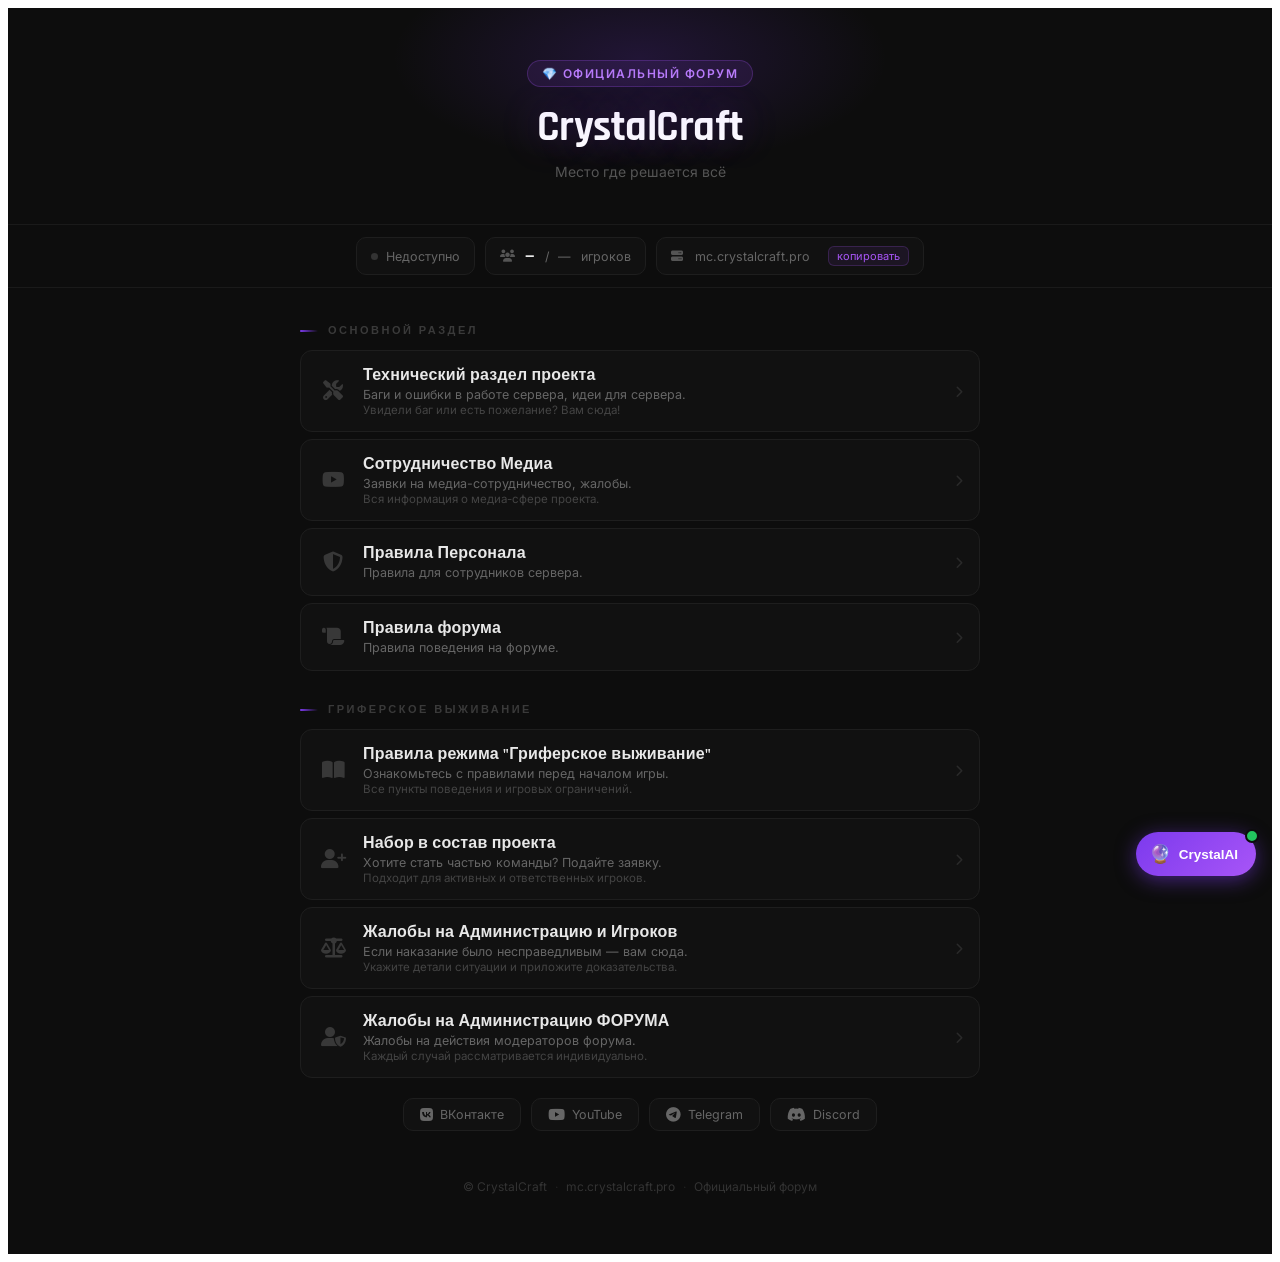
<file: Index.html>
<!-- Сохрани это как Index.html в Apps Script -->
<!-- Задеплой: Развернуть → Новое развертывание → Веб-приложение → Все пользователи -->

<!DOCTYPE html>
<html>
<head>
<meta charset="UTF-8">
<link rel="preconnect" href="https://fonts.googleapis.com">
<link href="https://fonts.googleapis.com/css2?family=Rajdhani:wght@500;600;700&family=Inter:wght@400;500&display=swap" rel="stylesheet">
<link rel="stylesheet" href="https://cdnjs.cloudflare.com/ajax/libs/font-awesome/6.5.0/css/all.min.css">
<style>
.cc-page{font-family:'Inter',sans-serif;background:#0d0d0d;min-height:100vh;width:100%}
.cc-hero{position:relative;text-align:center;padding:52px 20px 44px;overflow:hidden;border-bottom:1px solid #1a1a1a}
.cc-hero-glow{position:absolute;top:-60px;left:50%;transform:translateX(-50%);width:500px;height:220px;background:radial-gradient(ellipse,rgba(124,58,237,.18) 0%,transparent 70%);pointer-events:none}
.cc-hero-badge{display:inline-block;font-size:12px;font-weight:600;letter-spacing:1.5px;text-transform:uppercase;background:rgba(168,85,247,.1);border:1px solid rgba(168,85,247,.25);color:#c084fc;padding:5px 14px;border-radius:20px;margin-bottom:14px}
.cc-hero-title{font-family:'Rajdhani',sans-serif;font-size:42px;font-weight:700;color:#fff;margin:0 0 8px;letter-spacing:-.5px;text-shadow:0 0 40px rgba(168,85,247,.3)}
.cc-hero-sub{font-size:14px;color:#555;margin:0}
.cc-container{max-width:680px;margin:0 auto;padding:36px 20px 60px}
.cc-section-label{font-family:'Rajdhani',sans-serif;font-size:11px;font-weight:600;letter-spacing:2.5px;text-transform:uppercase;color:#3a3a3a;margin-bottom:12px;display:flex;align-items:center;gap:10px}
.cc-section-label::before{content:'';display:inline-block;width:18px;height:2px;background:linear-gradient(90deg,#7c3aed,transparent);border-radius:2px}
.cc-grid{display:flex;flex-direction:column;gap:7px}
.cc-card{position:relative;display:flex;align-items:center;gap:14px;background:#111;border:1px solid #1e1e1e;border-radius:12px;padding:14px 16px;text-decoration:none;color:inherit;overflow:hidden;transition:transform .2s,border-color .25s,background .2s;animation:ccFade .4s ease both;animation-delay:var(--delay,0s)}
@keyframes ccFade{from{opacity:0;transform:translateY(8px)}to{opacity:1;transform:translateY(0)}}
.cc-card:hover{transform:translateX(5px);border-color:var(--accent,#3da5ff);background:#151515}
.cc-card:hover .cc-bar{opacity:1}
.cc-card:hover .cc-icon{color:var(--accent,#3da5ff);transform:scale(1.12)}
.cc-card:hover .cc-arr{color:var(--accent,#3da5ff);transform:translateX(4px)}
.cc-bar{position:absolute;left:0;top:0;bottom:0;width:3px;background:var(--accent,#3da5ff);border-radius:12px 0 0 12px;opacity:0;transition:opacity .2s}
.cc-icon{font-size:20px;color:#383838;width:32px;text-align:center;flex-shrink:0;transition:color .2s,transform .2s}
.cc-body{flex:1;min-width:0}
.cc-title{font-family:'Rajdhani',sans-serif;font-size:16px;font-weight:700;color:#e8e8e8;letter-spacing:.2px;margin-bottom:1px}
.cc-desc{font-size:12.5px;color:#666;margin-bottom:1px}
.cc-sub{font-size:11.5px;color:#444}
.cc-arr{font-size:12px;color:#2a2a2a;flex-shrink:0;transition:color .2s,transform .2s}
.cc-footer{margin-top:48px;text-align:center;font-size:12px;color:#333;display:flex;align-items:center;justify-content:center;gap:8px}
.cc-status-bar{display:flex;gap:10px;padding:12px 20px;border-bottom:1px solid #1a1a1a;justify-content:center;flex-wrap:wrap}
.cc-status-card{display:flex;align-items:center;gap:8px;background:#111;border:1px solid #1e1e1e;border-radius:10px;padding:8px 14px;font-size:12.5px;color:#666;transition:border-color .2s}
.cc-status-card.online{border-color:rgba(34,197,94,0.25)}
.cc-status-dot{width:7px;height:7px;border-radius:50%;background:#333;flex-shrink:0;transition:background .3s,box-shadow .3s}
.cc-status-dot.green{background:#22c55e;box-shadow:0 0 6px #22c55e;animation:ccBlink 2s infinite}
.cc-status-dot.red{background:#ef4444}
.cc-status-val{font-family:'Rajdhani',sans-serif;font-size:15px;font-weight:700;color:#e8e8e8;margin:0 2px}
.cc-copy-btn{cursor:pointer;background:rgba(168,85,247,0.08);border:1px solid rgba(168,85,247,0.2);color:#a855f7;font-size:11px;padding:2px 8px;border-radius:6px;margin-left:6px;transition:background .2s;font-family:'Inter',sans-serif}
.cc-copy-btn:hover{background:rgba(168,85,247,0.18)}
.cc-copy-btn.copied{background:rgba(34,197,94,0.1);border-color:rgba(34,197,94,0.3);color:#22c55e}
.cc-footer-dot{color:#222}
.cc-socials{display:flex;justify-content:center;gap:10px;margin-top:20px;flex-wrap:wrap}
.cc-soc{display:flex;align-items:center;gap:7px;padding:8px 16px;border-radius:10px;background:#111;border:1px solid #1e1e1e;text-decoration:none;font-size:12.5px;color:#666;transition:color .2s,border-color .2s,background .2s}
.cc-soc:hover{background:#151515}
.cc-soc.vk:hover{color:#4a76a8;border-color:rgba(74,118,168,0.35)}
.cc-soc.yt:hover{color:#ff4444;border-color:rgba(255,68,68,0.35)}
.cc-soc.tg:hover{color:#29a9eb;border-color:rgba(41,169,235,0.35)}
.cc-soc.dc:hover{color:#5865f2;border-color:rgba(88,101,242,0.35)}
.cc-soc i{font-size:15px}
#cc-chat-wrap{position:fixed;bottom:24px;right:24px;z-index:99999;font-family:'Inter',sans-serif}
#cc-chat-btn{display:flex;align-items:center;gap:8px;background:linear-gradient(135deg,#7c3aed,#a855f7);border:none;border-radius:50px;padding:11px 18px 11px 13px;color:white;font-size:13.5px;font-weight:600;cursor:pointer;box-shadow:0 4px 20px rgba(124,58,237,.5);transition:transform .2s,box-shadow .2s;position:relative}
#cc-chat-btn:hover{transform:scale(1.05);box-shadow:0 6px 28px rgba(124,58,237,.7)}
#cc-btn-icon{font-size:18px}
#cc-btn-ping{position:absolute;top:-3px;right:-3px;width:10px;height:10px;background:#22c55e;border-radius:50%;border:2px solid #0d0d0d}
#cc-chat-box{position:absolute;bottom:58px;right:0;width:320px;background:rgba(13,10,22,.98);border:1px solid rgba(160,100,255,.2);border-radius:18px;box-shadow:0 20px 60px rgba(0,0,0,.7),0 0 40px rgba(124,58,237,.12);display:none;flex-direction:column;overflow:hidden;height:480px;animation:ccPop .22s ease;transition:width .3s ease,height .3s ease}
#cc-chat-box.fullscreen{width:440px;height:640px}
#cc-fullscreen-btn{background:none;border:none;color:#444;font-size:13px;cursor:pointer;padding:4px 6px;border-radius:7px;transition:color .2s,background .2s;margin-left:4px}
#cc-fullscreen-btn:hover{color:#fff;background:rgba(255,255,255,.08)}
@keyframes ccPop{from{opacity:0;transform:scale(.92) translateY(8px)}to{opacity:1;transform:scale(1) translateY(0)}}
#cc-chat-box.open{display:flex}
#cc-chat-head{display:flex;align-items:center;gap:10px;padding:13px 15px;border-bottom:1px solid rgba(160,100,255,.12);background:rgba(20,14,36,.95)}
#cc-chat-av{width:36px;height:36px;border-radius:11px;flex-shrink:0;background:linear-gradient(135deg,#7c3aed,#c084fc);display:flex;align-items:center;justify-content:center;font-size:17px;box-shadow:0 0 14px rgba(168,85,247,.4)}
#cc-chat-name{font-size:14px;font-weight:700;color:#f0e8ff}
#cc-chat-status{font-size:11px;color:#9580b8;display:flex;align-items:center;gap:4px;margin-top:1px}
.cc-dot{width:6px;height:6px;border-radius:50%;background:#22c55e;box-shadow:0 0 5px #22c55e;display:inline-block;animation:ccBlink 2s infinite}
@keyframes ccBlink{0%,100%{opacity:1}50%{opacity:.3}}
#cc-chat-close{margin-left:auto;background:none;border:none;color:#444;font-size:15px;cursor:pointer;padding:4px 6px;border-radius:7px;transition:color .2s,background .2s}
#cc-chat-close:hover{color:#fff;background:rgba(255,255,255,.08)}
#cc-chat-msgs{flex:1;overflow-y:auto;padding:13px 11px;display:flex;flex-direction:column;gap:8px}
*::-webkit-scrollbar{width:6px;height:6px}
*::-webkit-scrollbar-track{background:rgba(0,0,0,0.2)}
*::-webkit-scrollbar-thumb{background:rgba(168,85,247,0.4);border-radius:10px}
*::-webkit-scrollbar-thumb:hover{background:rgba(168,85,247,0.7)}
html{scrollbar-width:thin;scrollbar-color:rgba(168,85,247,0.4) rgba(0,0,0,0.2)}
#cc-chat-msgs::-webkit-scrollbar{width:3px}
#cc-chat-msgs::-webkit-scrollbar-thumb{background:rgba(168,85,247,.25);border-radius:3px}
.cc-msg-row{display:flex;gap:7px;animation:ccMsgIn .2s ease}
.cc-msg-row.user{flex-direction:row-reverse}
@keyframes ccMsgIn{from{opacity:0;transform:translateY(5px)}to{opacity:1;transform:translateY(0)}}
.cc-msg-av{width:26px;height:26px;border-radius:8px;flex-shrink:0;align-self:flex-end;background:linear-gradient(135deg,#7c3aed,#c084fc);display:flex;align-items:center;justify-content:center;font-size:12px}
.cc-bubble{max-width:82%;padding:8px 12px;border-radius:15px;font-size:13px;line-height:1.55;word-wrap:break-word}
.cc-bubble.bot{background:rgba(22,16,38,1);border:1px solid rgba(160,100,255,.15);color:#f0e8ff;border-bottom-left-radius:4px}
.cc-bubble.user{background:linear-gradient(135deg,#7c3aed,#a855f7);color:white;border-bottom-right-radius:4px}
.cc-bubble a{color:#c084fc;text-decoration:underline}
.cc-typing{display:flex;gap:7px}
.cc-typing-bub{background:rgba(22,16,38,1);border:1px solid rgba(160,100,255,.15);border-radius:15px;border-bottom-left-radius:4px;padding:11px 14px;display:flex;gap:4px;align-items:center}
.cc-td{width:6px;height:6px;border-radius:50%;background:#a855f7}
.cc-td:nth-child(1){animation:ccB 1.2s infinite 0s}
.cc-td:nth-child(2){animation:ccB 1.2s infinite .2s}
.cc-td:nth-child(3){animation:ccB 1.2s infinite .4s}
@keyframes ccB{0%,60%,100%{transform:translateY(0);opacity:.4}30%{transform:translateY(-5px);opacity:1}}
#cc-chat-sugg{padding:0 11px 7px;display:flex;gap:5px;flex-wrap:wrap}
.cc-sq{font-size:11px;font-weight:500;background:rgba(168,85,247,.08);border:1px solid rgba(168,85,247,.22);color:#c084fc;padding:4px 9px;border-radius:14px;cursor:pointer;transition:background .15s;white-space:nowrap;font-family:'Inter',sans-serif}
.cc-sq:hover{background:rgba(168,85,247,.18)}
#cc-chat-inp{padding:9px 11px;border-top:1px solid rgba(160,100,255,.12);background:rgba(20,14,36,.95);display:flex;gap:7px;align-items:flex-end}
#cc-inp{flex:1;background:rgba(255,255,255,.04);border:1px solid rgba(160,100,255,.18);border-radius:10px;color:#f0e8ff;font-family:'Inter',sans-serif;font-size:13px;padding:7px 11px;resize:none;outline:none;min-height:36px;max-height:80px;line-height:1.5}
#cc-inp::placeholder{color:#9580b8}
#cc-inp:focus{border-color:rgba(168,85,247,.45)}
#cc-send{width:36px;height:36px;border-radius:10px;flex-shrink:0;background:linear-gradient(135deg,#7c3aed,#a855f7);border:none;cursor:pointer;color:white;font-size:14px;transition:transform .15s}
#cc-send:hover{transform:scale(1.08)}
#cc-send:disabled{opacity:.35;cursor:not-allowed;transform:none}
</style>
</head>
<body>

<div class="cc-page">
  <div class="cc-hero">
    <div class="cc-hero-glow"></div>
    <div class="cc-hero-content">
      <div class="cc-hero-badge">💎 Официальный форум</div>
      <h1 class="cc-hero-title">CrystalCraft</h1>
      <p class="cc-hero-sub">Место где решается всё</p>
    </div>
  </div>
  <div class="cc-status-bar">
    <div class="cc-status-card" id="cc-s1">
      <div class="cc-status-dot" id="cc-dot"></div>
      <span id="cc-status-text">Загрузка...</span>
    </div>
    <div class="cc-status-card" id="cc-s2">
      <i class="fas fa-users" style="font-size:12px;color:#555"></i>
      <span class="cc-status-val" id="cc-online">—</span>
      <span>/ </span><span id="cc-max">—</span>
      <span style="margin-left:2px">игроков</span>
    </div>
    <div class="cc-status-card">
      <i class="fas fa-server" style="font-size:12px;color:#555"></i>
      <span style="margin:0 4px">mc.crystalcraft.pro</span>
      <button class="cc-copy-btn" id="cc-copy-btn" onclick="ccCopyIP()">копировать</button>
    </div>
  </div>
  <div class="cc-container">
    <div class="cc-section-label">Основной раздел</div>
    <div class="cc-grid">
      <a href="https://www.f-crystalcraft.pro/технический-раздел" class="cc-card" target="_blank" style="--accent:#3da5ff;--delay:0s"><div class="cc-bar"></div><div class="cc-icon"><i class="fas fa-tools"></i></div><div class="cc-body"><div class="cc-title">Технический раздел проекта</div><div class="cc-desc">Баги и ошибки в работе сервера, идеи для сервера.</div><div class="cc-sub">Увидели баг или есть пожелание? Вам сюда!</div></div><div class="cc-arr"><i class="fas fa-chevron-right"></i></div></a>
      <a href="https://www.f-crystalcraft.pro/медиа" class="cc-card" target="_blank" style="--accent:#ff4444;--delay:0.05s"><div class="cc-bar"></div><div class="cc-icon"><i class="fab fa-youtube"></i></div><div class="cc-body"><div class="cc-title">Сотрудничество Медиа</div><div class="cc-desc">Заявки на медиа-сотрудничество, жалобы.</div><div class="cc-sub">Вся информация о медиа-сфере проекта.</div></div><div class="cc-arr"><i class="fas fa-chevron-right"></i></div></a>
      <a href="https://www.f-crystalcraft.pro/правила-состава" class="cc-card" target="_blank" style="--accent:#ff9900;--delay:0.1s"><div class="cc-bar"></div><div class="cc-icon"><i class="fas fa-shield-alt"></i></div><div class="cc-body"><div class="cc-title">Правила Персонала</div><div class="cc-desc">Правила для сотрудников сервера.</div></div><div class="cc-arr"><i class="fas fa-chevron-right"></i></div></a>
      <a href="https://www.f-crystalcraft.pro/правила-форума" class="cc-card" target="_blank" style="--accent:#3da5ff;--delay:0.15s"><div class="cc-bar"></div><div class="cc-icon"><i class="fas fa-scroll"></i></div><div class="cc-body"><div class="cc-title">Правила форума</div><div class="cc-desc">Правила поведения на форуме.</div></div><div class="cc-arr"><i class="fas fa-chevron-right"></i></div></a>
    </div>
    <div class="cc-section-label" style="margin-top:32px">Гриферское выживание</div>
    <div class="cc-grid">
      <a href="https://www.f-crystalcraft.pro/правила-гриф" class="cc-card" target="_blank" style="--accent:#a855f7;--delay:0.2s"><div class="cc-bar"></div><div class="cc-icon"><i class="fas fa-book-open"></i></div><div class="cc-body"><div class="cc-title">Правила режима "Гриферское выживание"</div><div class="cc-desc">Ознакомьтесь с правилами перед началом игры.</div><div class="cc-sub">Все пункты поведения и игровых ограничений.</div></div><div class="cc-arr"><i class="fas fa-chevron-right"></i></div></a>
      <a href="https://www.f-crystalcraft.pro/подача-заявки-на-должность-helper" class="cc-card" target="_blank" style="--accent:#22c55e;--delay:0.25s"><div class="cc-bar"></div><div class="cc-icon"><i class="fas fa-user-plus"></i></div><div class="cc-body"><div class="cc-title">Набор в состав проекта</div><div class="cc-desc">Хотите стать частью команды? Подайте заявку.</div><div class="cc-sub">Подходит для активных и ответственных игроков.</div></div><div class="cc-arr"><i class="fas fa-chevron-right"></i></div></a>
      <a href="https://www.f-crystalcraft.pro/жалобы-на-адм-и-игроков" class="cc-card" target="_blank" style="--accent:#f59e0b;--delay:0.3s"><div class="cc-bar"></div><div class="cc-icon"><i class="fas fa-balance-scale"></i></div><div class="cc-body"><div class="cc-title">Жалобы на Администрацию и Игроков</div><div class="cc-desc">Если наказание было несправедливым — вам сюда.</div><div class="cc-sub">Укажите детали ситуации и приложите доказательства.</div></div><div class="cc-arr"><i class="fas fa-chevron-right"></i></div></a>
      <a href="https://www.f-crystalcraft.pro/жалобы-на-адм-форума" class="cc-card" target="_blank" style="--accent:#22c55e;--delay:0.35s"><div class="cc-bar"></div><div class="cc-icon"><i class="fas fa-user-shield"></i></div><div class="cc-body"><div class="cc-title">Жалобы на Администрацию ФОРУМА</div><div class="cc-desc">Жалобы на действия модераторов форума.</div><div class="cc-sub">Каждый случай рассматривается индивидуально.</div></div><div class="cc-arr"><i class="fas fa-chevron-right"></i></div></a>
    </div>
    <div class="cc-socials">
      <a href="https://vk.com/crystalcraft" class="cc-soc vk" target="_blank"><i class="fab fa-vk"></i>ВКонтакте</a>
      <a href="https://www.youtube.com/@crystalcraft_youtube" class="cc-soc yt" target="_blank"><i class="fab fa-youtube"></i>YouTube</a>
      <a href="https://t.me/CrystalCraft_Official" class="cc-soc tg" target="_blank"><i class="fab fa-telegram"></i>Telegram</a>
      <a href="https://discord.gg/GbQ455q5Xs" class="cc-soc dc" target="_blank"><i class="fab fa-discord"></i>Discord</a>
    </div>
    <div class="cc-footer"><span>© CrystalCraft</span><span class="cc-footer-dot">·</span><span>mc.crystalcraft.pro</span><span class="cc-footer-dot">·</span><span>Официальный форум</span></div>
  </div>
</div>

<div id="cc-chat-wrap">
  <button id="cc-chat-btn" onclick="ccToggleChat()"><span id="cc-btn-icon">🔮</span><span id="cc-btn-label">CrystalAI</span><span id="cc-btn-ping"></span></button>
  <div id="cc-chat-box">
    <div id="cc-chat-head"><div id="cc-chat-av">🔮</div><div><div id="cc-chat-name">CrystalAI</div><div id="cc-chat-status"><span class="cc-dot"></span>Онлайн · Помощник форума</div></div><div style="display:flex;align-items:center;gap:2px;margin-left:auto"><button id="cc-fullscreen-btn" onclick="ccToggleFullscreen()" title="Развернуть чат"><i class="fas fa-expand" id="cc-fs-icon"></i></button><button id="cc-chat-close" onclick="ccToggleChat()"><i class="fas fa-times"></i></button></div></div>
    <div id="cc-chat-msgs"></div>
    <div id="cc-chat-sugg"><button class="cc-sq" onclick="ccSend('Правила сервера')">📋 Правила</button><button class="cc-sq" onclick="ccSend('Как подать жалобу?')">⚖️ Жалоба</button><button class="cc-sq" onclick="ccSend('Хочу стать хелпером')">👥 Хелпер</button><button class="cc-sq" onclick="ccSend('Что запрещено?')">🚫 Запреты</button></div>
    <div id="cc-chat-inp"><textarea id="cc-inp" placeholder="Напиши вопрос..." rows="1"></textarea><button id="cc-send" onclick="ccSend()">➤</button></div>
  </div>
</div>

<script>
var CC_PROXY="https://script.google.com/macros/s/AKfycbyGiEaj_fr38WvRs15S66fKkChpqM81Z8VZfYPXygHILHvIo036rhnKcf1vs1aamLo3/exec";
async function ccLoadStatus() {
  try {
    var res = await fetch('https://api.mcsrvstat.us/3/mc.crystalcraft.pro');
    var data = await res.json();
    var dot = document.getElementById('cc-dot');
    var statusText = document.getElementById('cc-status-text');
    var onlineEl = document.getElementById('cc-online');
    var maxEl = document.getElementById('cc-max');
    var s1 = document.getElementById('cc-s1');
    var s2 = document.getElementById('cc-s2');
    if (data.online) {
      dot.className = 'cc-status-dot green';
      statusText.innerHTML = '<span style="color:#22c55e;font-weight:600">Онлайн</span>';
      s1.classList.add('online');
      onlineEl.textContent = data.players ? data.players.online : '0';
      maxEl.textContent = data.players ? data.players.max : '0';
      s2.classList.add('online');
    } else {
      dot.className = 'cc-status-dot red';
      statusText.innerHTML = '<span style="color:#ef4444;font-weight:600">Оффлайн</span>';
      onlineEl.textContent = '0';
      maxEl.textContent = '—';
    }
  } catch(e) {
    document.getElementById('cc-status-text').textContent = 'Недоступно';
  }
}
function ccCopyIP() {
  navigator.clipboard.writeText('mc.crystalcraft.pro');
  var btn = document.getElementById('cc-copy-btn');
  btn.textContent = 'скопировано!';
  btn.classList.add('copied');
  setTimeout(function(){ btn.textContent = 'копировать'; btn.classList.remove('copied'); }, 2000);
}
ccLoadStatus();

var ccHistory=[],ccLoading=false,ccSuggShown=true,ccOpened=false;
var ccMsgs=document.getElementById('cc-chat-msgs');
var ccInp=document.getElementById('cc-inp');
var ccSendBtn=document.getElementById('cc-send');
function ccToggleChat(){var box=document.getElementById('cc-chat-box');ccOpened=!ccOpened;box.classList.toggle('open',ccOpened);if(ccOpened&&ccMsgs.children.length===0){ccAddMsg('bot','Привет! Я <strong>CrystalAI</strong> — помощник форума CrystalCraft. 🔮<br>Спрашивай про правила, наказания или куда обратиться!');}if(ccOpened)setTimeout(function(){ccInp.focus();},200);}
function ccFmt(t){return t.replace(/\*\*(.*?)\*\*/g,'<strong>$1</strong>').replace(/\[([^\]]+)\]\((https?:\/\/[^\)]+)\)/g,'<a href="$2">$1</a>').replace(/(?<![">])(https?:\/\/\S+)/g,'<a href="$1">$1</a>').replace(/\n/g,'<br>');}
function ccAddMsg(role,html){var row=document.createElement('div');row.className='cc-msg-row '+role;if(role==='bot'){row.innerHTML='<div class="cc-msg-av">🔮</div><div class="cc-bubble bot">'+html+'</div>';}else{row.innerHTML='<div class="cc-bubble user">'+html+'</div>';}ccMsgs.appendChild(row);ccMsgs.scrollTop=ccMsgs.scrollHeight;}
function ccShowTyping(){var r=document.createElement('div');r.className='cc-typing';r.id='cc-typing';r.innerHTML='<div class="cc-msg-av">🔮</div><div class="cc-typing-bub"><div class="cc-td"></div><div class="cc-td"></div><div class="cc-td"></div></div>';ccMsgs.appendChild(r);ccMsgs.scrollTop=ccMsgs.scrollHeight;}
function ccHideTyping(){var t=document.getElementById('cc-typing');if(t)t.remove();}
var ccIsFullscreen=false;
function ccPlaySound(){try{
var ctx=new(window.AudioContext||window.webkitAudioContext)();
var o=ctx.createOscillator();var g=ctx.createGain();
o.connect(g);g.connect(ctx.destination);
o.type='sine';
o.frequency.setValueAtTime(830,ctx.currentTime);
o.frequency.setValueAtTime(1050,ctx.currentTime+0.07);
g.gain.setValueAtTime(0,ctx.currentTime);
g.gain.linearRampToValueAtTime(0.18,ctx.currentTime+0.02);
g.gain.exponentialRampToValueAtTime(0.001,ctx.currentTime+0.28);
o.start(ctx.currentTime);o.stop(ctx.currentTime+0.28);
}catch(e){}}
function ccPlaySendSound(){try{
var ctx=new(window.AudioContext||window.webkitAudioContext)();
var o=ctx.createOscillator();var g=ctx.createGain();
o.connect(g);g.connect(ctx.destination);
o.type='sine';
o.frequency.setValueAtTime(500,ctx.currentTime);
o.frequency.exponentialRampToValueAtTime(700,ctx.currentTime+0.08);
g.gain.setValueAtTime(0,ctx.currentTime);
g.gain.linearRampToValueAtTime(0.1,ctx.currentTime+0.01);
g.gain.exponentialRampToValueAtTime(0.001,ctx.currentTime+0.15);
o.start(ctx.currentTime);o.stop(ctx.currentTime+0.15);
}catch(e){}}
function ccToggleFullscreen(){ccIsFullscreen=!ccIsFullscreen;var box=document.getElementById('cc-chat-box');var icon=document.getElementById('cc-fs-icon');box.classList.toggle('fullscreen',ccIsFullscreen);icon.className=ccIsFullscreen?'fas fa-compress':'fas fa-expand';}
async function ccSend(preset){var text=preset||ccInp.value.trim();if(!text||ccLoading)return;ccLoading=true;ccSendBtn.disabled=true;ccInp.value='';ccInp.style.height='auto';if(ccSuggShown){document.getElementById('cc-chat-sugg').style.display='none';ccSuggShown=false;}
ccPlaySendSound();ccAddMsg('user',text.replace(/\n/g,'<br>'));
ccHistory.push({role:'user',content:text});ccShowTyping();
try{
var h=ccHistory.slice(0,-1).slice(-6);
var res=await fetch(CC_PROXY+'?msg='+encodeURIComponent(text)+'&history='+encodeURIComponent(JSON.stringify(h)),{method:'GET'});
var data=await res.json();
var reply=data.reply||'Не удалось получить ответ.';
ccHistory.push({role:'assistant',content:reply});
if(ccHistory.length>20)ccHistory=ccHistory.slice(-18);
ccHideTyping();ccAddMsg('bot',ccFmt(reply));ccPlaySound();
}catch(err){ccHideTyping();ccAddMsg('bot','⚠️ Ошибка подключения. Попробуй ещё раз.');ccHistory.pop();}
ccLoading=false;ccSendBtn.disabled=false;ccInp.focus();}
ccInp.addEventListener('keydown',function(e){if(e.key==='Enter'&&!e.shiftKey){e.preventDefault();ccSend();}});
ccInp.addEventListener('input',function(){ccInp.style.height='auto';ccInp.style.height=Math.min(ccInp.scrollHeight,80)+'px';});
</script>
</body>
</html>
</file>
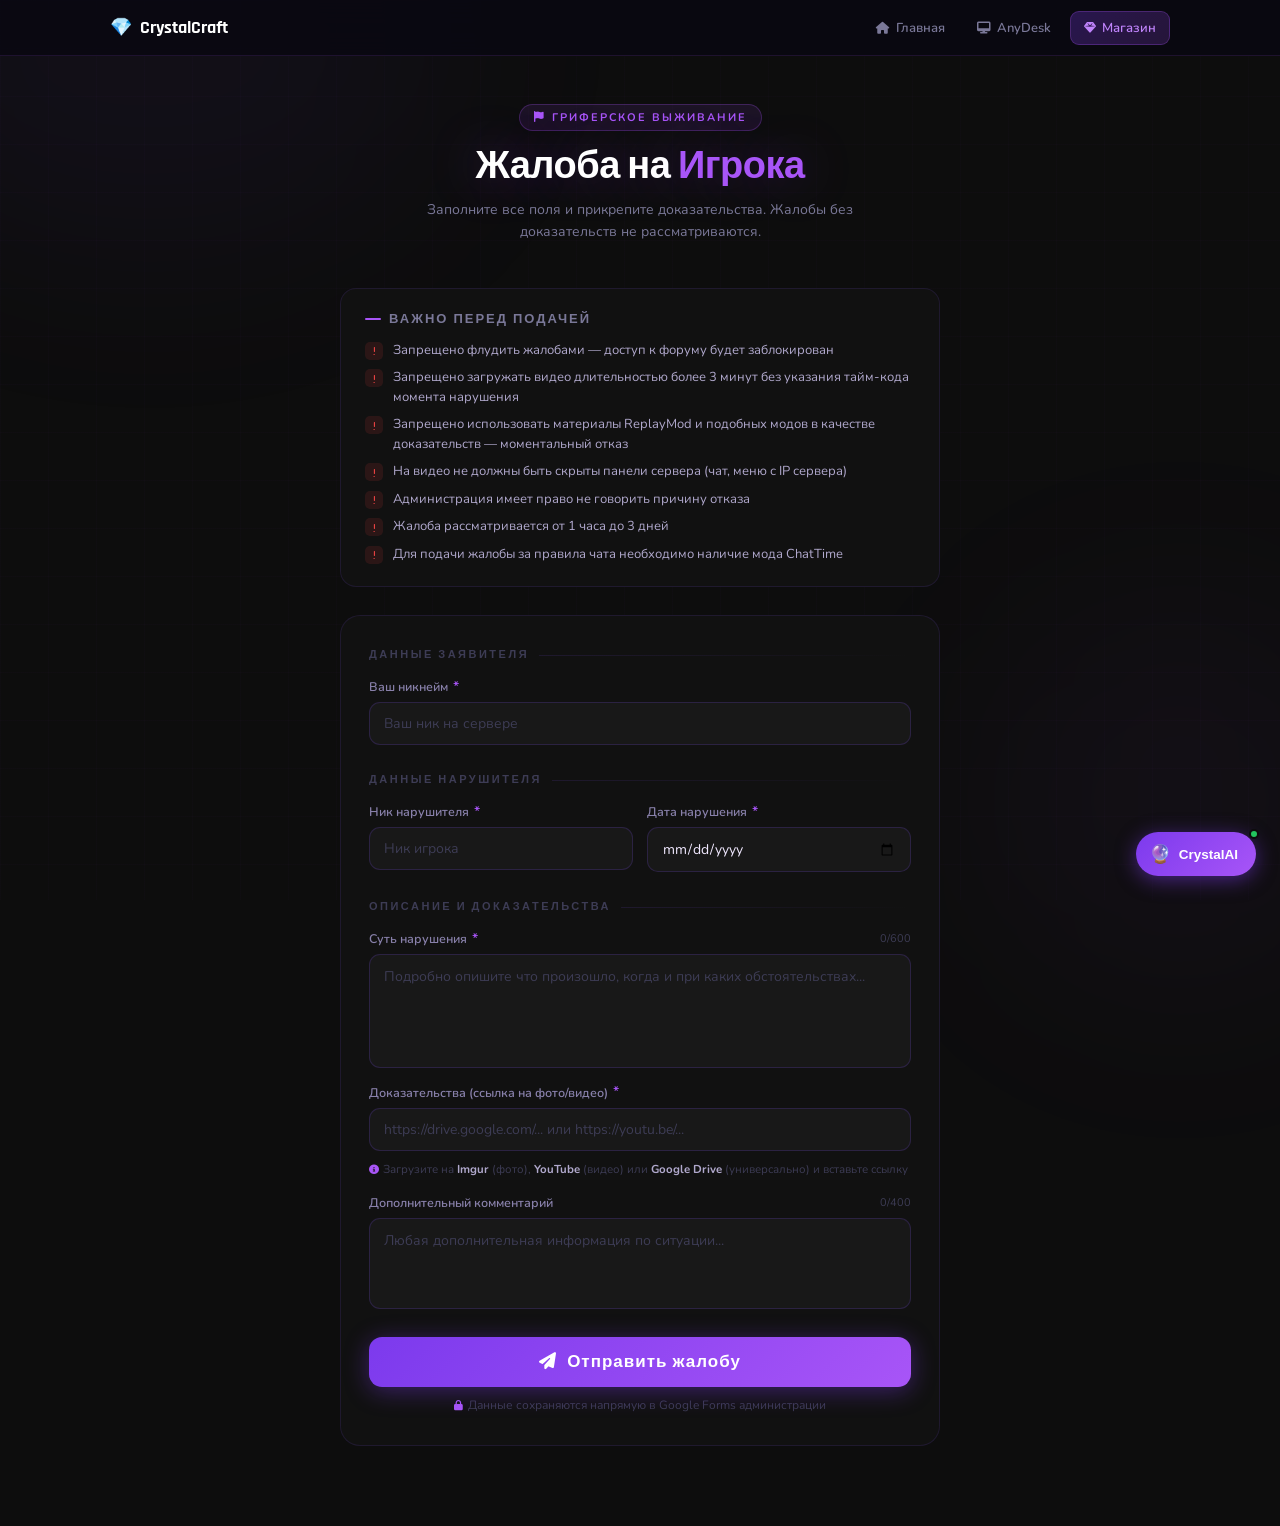
<file: complaint-player.html>
<!DOCTYPE html>
<html lang="ru">
<head>
<meta charset="UTF-8">
<meta name="description" content="Подать жалобу на игрока сервера CrystalCraft.">
<meta name="robots" content="index, follow">
<meta property="og:title" content="Жалоба на Игрока — CrystalCraft">
<meta property="og:type" content="website">
<meta property="og:url" content="https://f-crystalcraft.pro/complaint-player">
<meta property="og:site_name" content="CrystalCraft">
<link rel="canonical" href="https://f-crystalcraft.pro/complaint-player">
<meta name="viewport" content="width=device-width, initial-scale=1.0">
<title>Жалоба на Игрока — CrystalCraft</title>
<link rel="preconnect" href="https://fonts.googleapis.com">
<link href="https://fonts.googleapis.com/css2?family=Rajdhani:wght@500;600;700&family=Nunito:wght@400;500;600;700&display=swap" rel="stylesheet">
<link rel="stylesheet" href="https://cdnjs.cloudflare.com/ajax/libs/font-awesome/6.5.0/css/all.min.css">
<link rel="icon" href="CrystalCraft.png" type="image/png">
<style>
*,*::before,*::after{box-sizing:border-box;margin:0;padding:0}
:root{--bg:#0d0d0d;--surface:#111;--surface2:#161616;--border:rgba(130,80,255,0.12);--border2:rgba(130,80,255,0.25);--accent:#a855f7;--accent2:#7c3aed;--text:#f0e8ff;--text-muted:#7a7898;--text-dim:#3d3c55;--red:#ef4444;--yellow:#f59e0b;--green:#22c55e;}
html,body{margin:0;padding:0;overflow-x:hidden;width:100%;background:var(--bg)}
html{scroll-behavior:smooth;scrollbar-width:thin;scrollbar-color:rgba(168,85,247,0.4) rgba(0,0,0,0.2)}
body{font-family:'Nunito',sans-serif;background:var(--bg);color:var(--text);min-height:100vh;overflow-x:hidden;padding-top:56px}
*::-webkit-scrollbar{width:6px;height:6px}
*::-webkit-scrollbar-track{background:rgba(0,0,0,0.2)}
*::-webkit-scrollbar-thumb{background:rgba(168,85,247,0.4);border-radius:10px}
*::-webkit-scrollbar-thumb:hover{background:rgba(168,85,247,0.7)}
.bg-grid{position:fixed;inset:0;z-index:0;pointer-events:none;background-image:linear-gradient(rgba(168,85,247,0.02) 1px,transparent 1px),linear-gradient(90deg,rgba(168,85,247,0.02) 1px,transparent 1px);background-size:48px 48px}
.bg-orb{position:fixed;border-radius:50%;filter:blur(100px);pointer-events:none;z-index:0}
.bg-orb-1{width:600px;height:400px;top:-150px;left:-150px;background:rgba(124,58,237,0.05)}
.bg-orb-2{width:400px;height:400px;bottom:-100px;right:-100px;background:rgba(168,85,247,0.04)}
.wrapper{position:relative;z-index:1;max-width:640px;margin:0 auto;padding:48px 20px 80px}
.header{text-align:center;margin-bottom:44px;animation:fadeDown 0.6s ease both}
.header-badge{display:inline-flex;align-items:center;gap:6px;font-size:11px;font-weight:700;letter-spacing:2px;text-transform:uppercase;background:rgba(168,85,247,0.1);border:1px solid rgba(168,85,247,0.25);color:var(--accent);padding:5px 14px;border-radius:20px;margin-bottom:16px}
.header-title{font-family:'Rajdhani',sans-serif;font-size:38px;font-weight:700;color:#fff;letter-spacing:-0.5px;text-shadow:0 0 50px rgba(168,85,247,0.4);margin-bottom:10px;line-height:1.1}
.header-title span{color:var(--accent)}
.header-sub{font-size:14px;color:var(--text-muted);line-height:1.6;max-width:440px;margin:0 auto}
.req-card{background:var(--surface);border:1px solid var(--border);border-radius:16px;padding:22px 24px;margin-bottom:28px;animation:fadeUp 0.5s ease 0.1s both}
.req-title{font-family:'Rajdhani',sans-serif;font-size:13px;font-weight:700;letter-spacing:2px;text-transform:uppercase;color:var(--text-muted);margin-bottom:14px;display:flex;align-items:center;gap:8px}
.req-title::before{content:'';display:block;width:16px;height:2px;background:var(--accent);border-radius:2px}
.req-list{list-style:none;display:flex;flex-direction:column;gap:8px}
.req-list li{display:flex;align-items:flex-start;gap:10px;font-size:13px;color:#b0a8cc;line-height:1.5}
.req-list li .ri{width:18px;height:18px;border-radius:5px;flex-shrink:0;margin-top:1px;background:rgba(239,68,68,0.12);display:flex;align-items:center;justify-content:center;font-size:9px;color:var(--red)}
.form-card{background:var(--surface);border:1px solid var(--border);border-radius:20px;padding:32px 28px;animation:fadeUp 0.5s ease 0.2s both}
.form-section-title{font-family:'Rajdhani',sans-serif;font-size:11px;font-weight:700;letter-spacing:2.5px;text-transform:uppercase;color:var(--text-dim);margin:28px 0 16px;display:flex;align-items:center;gap:10px}
.form-section-title:first-child{margin-top:0}
.form-section-title::after{content:'';flex:1;height:1px;background:linear-gradient(90deg,var(--border),transparent)}
.field-group{display:flex;flex-direction:column;gap:16px}
.field-row{display:grid;grid-template-columns:1fr 1fr;gap:14px}
.field{display:flex;flex-direction:column;gap:7px}
.field label{font-size:12.5px;font-weight:600;color:#8880aa;display:flex;align-items:center;gap:5px}
.field label .req-star{color:var(--accent);font-size:14px;line-height:1}
.field input,.field textarea,.field select{background:rgba(255,255,255,0.03);border:1px solid rgba(130,80,255,0.18);border-radius:11px;color:var(--text);font-family:'Nunito',sans-serif;font-size:14px;padding:11px 14px;outline:none;transition:border-color .2s,background .2s,box-shadow .2s;width:100%;resize:none}
.field input::placeholder,.field textarea::placeholder{color:var(--text-dim)}
.field input:focus,.field textarea:focus,.field select:focus{border-color:rgba(168,85,247,0.5);background:rgba(168,85,247,0.04);box-shadow:0 0 0 3px rgba(168,85,247,0.08)}
.field input.error,.field textarea.error,.field select.error{border-color:rgba(239,68,68,0.5);box-shadow:0 0 0 3px rgba(239,68,68,0.07)}
.field-error{font-size:11.5px;color:var(--red);display:none;align-items:center;gap:4px}
.field-error.show{display:flex}
.field select{appearance:none;background-image:url("data:image/svg+xml,%3Csvg xmlns='http://www.w3.org/2000/svg' width='12' height='12' viewBox='0 0 12 12'%3E%3Cpath fill='%236b6a8a' d='M6 8L1 3h10z'/%3E%3C/svg%3E");background-repeat:no-repeat;background-position:right 14px center;padding-right:36px;cursor:pointer}
.field select option{background:#111}
.field textarea{min-height:90px;line-height:1.6}
.field-meta{display:flex;justify-content:space-between;align-items:center}
.char-count{font-size:11px;color:var(--text-dim)}
.char-count.warn{color:#f59e0b}
.submit-wrap{margin-top:28px}
.submit-btn{width:100%;padding:14px 24px;background:linear-gradient(135deg,var(--accent2),var(--accent));border:none;border-radius:13px;color:white;font-family:'Rajdhani',sans-serif;font-size:17px;font-weight:700;letter-spacing:1px;cursor:pointer;display:flex;align-items:center;justify-content:center;gap:10px;transition:transform .2s,box-shadow .2s;box-shadow:0 4px 24px rgba(124,58,237,0.4);position:relative;overflow:hidden}
.submit-btn:hover{transform:translateY(-2px);box-shadow:0 8px 32px rgba(124,58,237,0.55)}
.submit-btn:active{transform:translateY(0)}
.submit-btn:disabled{opacity:.5;cursor:not-allowed;transform:none}
.submit-note{text-align:center;font-size:12px;color:var(--text-dim);margin-top:10px;display:flex;align-items:center;justify-content:center;gap:5px}
.success-wrap{text-align:center;padding:56px 24px;display:none;animation:fadeUp 0.5s ease both}
.success-wrap.show{display:block}
.success-icon{width:72px;height:72px;border-radius:20px;margin:0 auto 20px;background:linear-gradient(135deg,#16a34a,#22c55e);display:flex;align-items:center;justify-content:center;font-size:28px;box-shadow:0 0 40px rgba(34,197,94,0.3)}
.success-title{font-family:'Rajdhani',sans-serif;font-size:28px;font-weight:700;color:#fff;margin-bottom:10px}
.success-sub{font-size:14px;color:var(--text-muted);line-height:1.6}
.spinner{width:18px;height:18px;border-radius:50%;border:2px solid rgba(255,255,255,0.3);border-top-color:white;animation:spin 0.7s linear infinite;display:none}
.submit-btn.loading .spinner{display:block}
.submit-btn.loading .btn-text{opacity:.7}
@keyframes spin{to{transform:rotate(360deg)}}
@keyframes fadeDown{from{opacity:0;transform:translateY(-16px)}to{opacity:1;transform:translateY(0)}}
@keyframes fadeUp{from{opacity:0;transform:translateY(14px)}to{opacity:1;transform:translateY(0)}}
@media(max-width:480px){.field-row{grid-template-columns:1fr}.header-title{font-size:30px}.form-card{padding:24px 18px}}
.cc-nav{position:fixed;top:0;left:0;right:0;z-index:9999;background:rgba(10,8,18,0.88);backdrop-filter:blur(18px);-webkit-backdrop-filter:blur(18px);border-bottom:1px solid rgba(168,85,247,0.13);height:56px}
.cc-nav-inner{max-width:1100px;margin:0 auto;padding:0 20px;height:100%;display:flex;align-items:center}
.cc-nav-logo{display:flex;align-items:center;gap:8px;text-decoration:none;margin-right:auto;font-family:'Rajdhani',sans-serif;font-size:18px;font-weight:700;color:#fff;transition:opacity .2s}
.cc-nav-logo:hover{opacity:.8}
.cc-nav-links{display:flex;align-items:center;gap:6px}
.cc-nav-link{display:flex;align-items:center;gap:6px;text-decoration:none;font-size:13px;font-weight:600;color:#7a7898;padding:7px 13px;border-radius:9px;transition:color .2s,background .2s;white-space:nowrap}
.cc-nav-link i{font-size:12px}
.cc-nav-link:hover{color:#f0e8ff;background:rgba(168,85,247,0.08)}
.cc-nav-link.active{color:#c084fc;background:rgba(168,85,247,0.1)}
.cc-nav-link-shop{background:linear-gradient(135deg,rgba(124,58,237,0.28),rgba(168,85,247,0.18));border:1px solid rgba(168,85,247,0.28);color:#c084fc !important}
.cc-nav-link-shop:hover{background:linear-gradient(135deg,rgba(124,58,237,0.5),rgba(168,85,247,0.38)) !important;color:#fff !important;border-color:rgba(168,85,247,0.5)}
.cc-nav-burger{display:none;flex-direction:column;gap:5px;background:none;border:none;cursor:pointer;padding:8px}
.cc-nav-burger span{display:block;width:22px;height:2px;background:#7a7898;border-radius:2px;transition:.3s}
.cc-nav-burger.open span:nth-child(1){transform:rotate(45deg) translate(5px,5px)}
.cc-nav-burger.open span:nth-child(2){opacity:0}
.cc-nav-burger.open span:nth-child(3){transform:rotate(-45deg) translate(5px,-5px)}
@media(max-width:600px){.cc-nav-burger{display:flex}.cc-nav-links{display:none;flex-direction:column;gap:4px;position:absolute;top:56px;left:0;right:0;background:rgba(10,8,18,0.97);border-bottom:1px solid rgba(168,85,247,0.15);padding:12px 16px 16px}.cc-nav-links.open{display:flex}.cc-nav-link{width:100%;padding:10px 14px;font-size:14px}}
#cc-chat-wrap{position:fixed;bottom:24px;right:24px;z-index:99999;font-family:'Inter',sans-serif}
#cc-chat-btn{display:flex;align-items:center;gap:8px;background:linear-gradient(135deg,#7c3aed,#a855f7);border:none;border-radius:50px;padding:11px 18px 11px 13px;color:white;font-size:13.5px;font-weight:600;cursor:pointer;box-shadow:0 4px 20px rgba(124,58,237,.5);transition:transform .2s,box-shadow .2s;position:relative}
#cc-chat-btn:hover{transform:scale(1.05);box-shadow:0 6px 28px rgba(124,58,237,.7)}
#cc-btn-icon{font-size:18px}
#cc-btn-ping{position:absolute;top:-3px;right:-3px;width:10px;height:10px;background:#22c55e;border-radius:50%;border:2px solid #0d0d0d}
#cc-chat-box{position:absolute;bottom:58px;right:0;width:320px;background:rgba(13,10,22,.98);border:1px solid rgba(160,100,255,.2);border-radius:18px;box-shadow:0 20px 60px rgba(0,0,0,.7),0 0 40px rgba(124,58,237,.12);display:none;flex-direction:column;overflow:hidden;height:480px;animation:ccPop .22s ease;transition:width .3s ease,height .3s ease}
#cc-chat-box.fullscreen{width:440px;height:640px}
#cc-chat-box.open{display:flex}
#cc-chat-head{display:flex;align-items:center;gap:10px;padding:13px 15px;border-bottom:1px solid rgba(160,100,255,.12);background:rgba(20,14,36,.95)}
#cc-chat-av{width:36px;height:36px;border-radius:11px;flex-shrink:0;background:linear-gradient(135deg,#7c3aed,#c084fc);display:flex;align-items:center;justify-content:center;font-size:17px;box-shadow:0 0 14px rgba(168,85,247,.4)}
#cc-chat-name{font-size:14px;font-weight:700;color:#f0e8ff}
#cc-chat-status{font-size:11px;color:#9580b8;display:flex;align-items:center;gap:4px;margin-top:1px}
.cc-dot{width:6px;height:6px;border-radius:50%;background:#22c55e;box-shadow:0 0 5px #22c55e;display:inline-block;animation:ccBlink 2s infinite}
#cc-chat-close,#cc-fullscreen-btn{background:none;border:none;color:#444;cursor:pointer;padding:4px 6px;border-radius:7px;transition:color .2s,background .2s}
#cc-chat-close{margin-left:auto;font-size:15px}
#cc-fullscreen-btn{font-size:13px;margin-left:4px}
#cc-chat-close:hover,#cc-fullscreen-btn:hover{color:#fff;background:rgba(255,255,255,.08)}
#cc-chat-msgs{flex:1;overflow-y:auto;padding:13px 11px;display:flex;flex-direction:column;gap:8px}
#cc-chat-msgs::-webkit-scrollbar{width:3px}
#cc-chat-msgs::-webkit-scrollbar-thumb{background:rgba(168,85,247,.25);border-radius:3px}
.cc-msg-row{display:flex;gap:7px;animation:ccMsgIn .2s ease}
.cc-msg-row.user{flex-direction:row-reverse}
.cc-msg-av{width:26px;height:26px;border-radius:8px;flex-shrink:0;align-self:flex-end;background:linear-gradient(135deg,#7c3aed,#c084fc);display:flex;align-items:center;justify-content:center;font-size:12px}
.cc-bubble{max-width:82%;padding:8px 12px;border-radius:15px;font-size:13px;line-height:1.55;word-wrap:break-word}
.cc-bubble.bot{background:rgba(22,16,38,1);border:1px solid rgba(160,100,255,.15);color:#f0e8ff;border-bottom-left-radius:4px}
.cc-bubble.user{background:linear-gradient(135deg,#7c3aed,#a855f7);color:white;border-bottom-right-radius:4px}
.cc-bubble a{color:#c084fc;text-decoration:underline}
.cc-typing{display:flex;gap:7px}
.cc-typing-bub{background:rgba(22,16,38,1);border:1px solid rgba(160,100,255,.15);border-radius:15px;border-bottom-left-radius:4px;padding:11px 14px;display:flex;gap:4px;align-items:center}
.cc-td{width:6px;height:6px;border-radius:50%;background:#a855f7}
.cc-td:nth-child(1){animation:ccB 1.2s infinite 0s}
.cc-td:nth-child(2){animation:ccB 1.2s infinite .2s}
.cc-td:nth-child(3){animation:ccB 1.2s infinite .4s}
#cc-chat-sugg{padding:0 11px 7px;display:flex;gap:5px;flex-wrap:wrap}
.cc-sq{font-size:11px;font-weight:500;background:rgba(168,85,247,.08);border:1px solid rgba(168,85,247,.22);color:#c084fc;padding:4px 9px;border-radius:14px;cursor:pointer;transition:background .15s;white-space:nowrap;font-family:'Inter',sans-serif}
.cc-sq:hover{background:rgba(168,85,247,.18)}
#cc-chat-inp{padding:9px 11px;border-top:1px solid rgba(160,100,255,.12);background:rgba(20,14,36,.95);display:flex;gap:7px;align-items:flex-end}
#cc-inp{flex:1;background:rgba(255,255,255,.04);border:1px solid rgba(160,100,255,.18);border-radius:10px;color:#f0e8ff;font-family:'Inter',sans-serif;font-size:13px;padding:7px 11px;resize:none;outline:none;min-height:36px;max-height:80px;line-height:1.5}
#cc-inp::placeholder{color:#9580b8}
#cc-inp:focus{border-color:rgba(168,85,247,.45)}
#cc-send{width:36px;height:36px;border-radius:10px;flex-shrink:0;background:linear-gradient(135deg,#7c3aed,#a855f7);border:none;cursor:pointer;color:white;font-size:14px;transition:transform .15s}
#cc-send:hover{transform:scale(1.08)}
#cc-send:disabled{opacity:.35;cursor:not-allowed;transform:none}
#cc-wip-modal{display:none;position:fixed;inset:0;z-index:99998;align-items:center;justify-content:center;padding:20px}
#cc-wip-modal.show{display:flex}
#cc-wip-backdrop{position:absolute;inset:0;background:rgba(0,0,0,0.7);backdrop-filter:blur(6px)}
#cc-wip-box{position:relative;z-index:1;background:rgba(13,10,22,0.98);border:1px solid rgba(168,85,247,0.3);border-radius:20px;padding:36px 32px;max-width:360px;width:100%;text-align:center;animation:ccWipPop .25s ease}
#cc-wip-box .wip-icon{font-size:48px;margin-bottom:16px;display:block}
#cc-wip-box .wip-title{font-family:'Rajdhani',sans-serif;font-size:24px;font-weight:700;color:#fff;margin-bottom:8px}
#cc-wip-box .wip-desc{font-size:14px;color:#7a7898;line-height:1.6;margin-bottom:24px}
#cc-wip-box .wip-badge{display:inline-flex;align-items:center;gap:7px;font-size:11px;font-weight:700;letter-spacing:2px;text-transform:uppercase;background:rgba(168,85,247,0.1);border:1px solid rgba(168,85,247,0.25);color:#a855f7;padding:5px 14px;border-radius:20px;margin-bottom:20px}
#cc-wip-box .wip-close{background:linear-gradient(135deg,#7c3aed,#a855f7);border:none;color:#fff;font-size:14px;font-weight:700;padding:10px 28px;border-radius:10px;cursor:pointer;transition:opacity .2s}
#cc-wip-box .wip-close:hover{opacity:.85}
@keyframes ccBlink{0%,100%{opacity:1}50%{opacity:.3}}
@keyframes ccPop{from{opacity:0;transform:scale(.92) translateY(8px)}to{opacity:1;transform:scale(1) translateY(0)}}
@keyframes ccMsgIn{from{opacity:0;transform:translateY(5px)}to{opacity:1;transform:translateY(0)}}
@keyframes ccB{0%,60%,100%{transform:translateY(0);opacity:.4}30%{transform:translateY(-5px);opacity:1}}
@keyframes ccWipPop{from{opacity:0;transform:scale(.92)}to{opacity:1;transform:scale(1)}}
</style>
</head>
<body>

<nav class="cc-nav">
  <div class="cc-nav-inner">
    <a href="/" class="cc-nav-logo"><span>💎</span><span>CrystalCraft</span></a>
    <button class="cc-nav-burger" onclick="ccNavToggle()" aria-label="Меню"><span></span><span></span><span></span></button>
    <div class="cc-nav-links" id="ccNavLinks">
      <a href="/" class="cc-nav-link"><i class="fas fa-home"></i> Главная</a>
      <a href="anydesk" class="cc-nav-link"><i class="fas fa-desktop"></i> AnyDesk</a>
      <a href="https://crystalcraft.pro" target="_blank" class="cc-nav-link cc-nav-link-shop"><i class="fas fa-gem"></i> Магазин</a>
    </div>
  </div>
</nav>

<div class="bg-grid"></div>
<div class="bg-orb bg-orb-1"></div>
<div class="bg-orb bg-orb-2"></div>

<iframe name="hidden_iframe" style="display:none"></iframe>
<form id="gform"
  action="https://docs.google.com/forms/d/e/1FAIpQLSc7msQoVOq2_uqyeEwoqaoe-XkjC1kFRrqFt6kJkGTENUughw/formResponse"
  method="POST" target="hidden_iframe" style="display:none">
  <input type="text" name="entry.1396567793" id="g_reporter">
  <input type="text" name="entry.595842129"  id="g_accused">
  <input type="text" name="entry.2032459991" id="g_date">
  <input type="text" name="entry.849034136"  id="g_essence">
  <input type="text" name="entry.1742086256" id="g_proof">
  <input type="text" name="entry.1877727419" id="g_comment">
</form>

<div class="wrapper">

  <div class="header">
    <div class="header-badge"><i class="fas fa-flag"></i> Гриферское выживание</div>
    <h1 class="header-title">Жалоба на <span>Игрока</span></h1>
    <p class="header-sub">Заполните все поля и прикрепите доказательства. Жалобы без доказательств не рассматриваются.</p>
  </div>

  <div class="req-card">
    <div class="req-title">Важно перед подачей</div>
    <ul class="req-list">
      <li><div class="ri"><i class="fas fa-exclamation"></i></div>Запрещено флудить жалобами — доступ к форуму будет заблокирован</li>
      <li><div class="ri"><i class="fas fa-exclamation"></i></div>Запрещено загружать видео длительностью более 3 минут без указания тайм-кода момента нарушения</li>
      <li><div class="ri"><i class="fas fa-exclamation"></i></div>Запрещено использовать материалы ReplayMod и подобных модов в качестве доказательств — моментальный отказ</li>
      <li><div class="ri"><i class="fas fa-exclamation"></i></div>На видео не должны быть скрыты панели сервера (чат, меню с IP сервера)</li>
      <li><div class="ri"><i class="fas fa-exclamation"></i></div>Администрация имеет право не говорить причину отказа</li>
      <li><div class="ri"><i class="fas fa-exclamation"></i></div>Жалоба рассматривается от 1 часа до 3 дней</li>
      <li><div class="ri"><i class="fas fa-exclamation"></i></div>Для подачи жалобы за правила чата необходимо наличие мода ChatTime</li>
    </ul>
  </div>

  <div class="form-card" id="formCard">

    <div class="form-section-title">Данные заявителя</div>
    <div class="field-group">
      <div class="field">
        <label>Ваш никнейм <span class="req-star">*</span></label>
        <input type="text" id="reporter" placeholder="Ваш ник на сервере" maxlength="32">
        <span class="field-error" id="err-reporter"><i class="fas fa-circle-exclamation"></i> Введите ваш никнейм</span>
      </div>
    </div>

    <div class="form-section-title">Данные нарушителя</div>
    <div class="field-group">
      <div class="field-row">
        <div class="field">
          <label>Ник нарушителя <span class="req-star">*</span></label>
          <input type="text" id="accused" placeholder="Ник игрока" maxlength="32">
          <span class="field-error" id="err-accused"><i class="fas fa-circle-exclamation"></i> Введите никнейм нарушителя</span>
        </div>
        <div class="field">
          <label>Дата нарушения <span class="req-star">*</span></label>
          <input type="date" id="date">
          <span class="field-error" id="err-date"><i class="fas fa-circle-exclamation"></i> Укажите дату</span>
        </div>
      </div>
    </div>

    <div class="form-section-title">Описание и доказательства</div>
    <div class="field-group">
      <div class="field">
        <div class="field-meta">
          <label>Суть нарушения <span class="req-star">*</span></label>
          <span class="char-count" id="cc-essence">0/600</span>
        </div>
        <textarea id="essence" placeholder="Подробно опишите что произошло, когда и при каких обстоятельствах..." maxlength="600" rows="4"></textarea>
        <span class="field-error" id="err-essence"><i class="fas fa-circle-exclamation"></i> Напишите хотя бы 20 символов</span>
      </div>
      <div class="field">
        <label>Доказательства (ссылка на фото/видео) <span class="req-star">*</span></label>
        <input type="text" id="proof" placeholder="https://drive.google.com/... или https://youtu.be/...">
        <span style="font-size:11.5px;color:var(--text-dim);margin-top:2px;display:block;line-height:1.6"><i class="fas fa-info-circle" style="color:var(--accent);font-size:10px;margin-right:4px"></i>Загрузите на <b style="color:#b0a8cc">Imgur</b> (фото), <b style="color:#b0a8cc">YouTube</b> (видео) или <b style="color:#b0a8cc">Google Drive</b> (универсально) и вставьте ссылку</span>
        <span class="field-error" id="err-proof"><i class="fas fa-circle-exclamation"></i> Прикрепите ссылку на доказательства</span>
      </div>
      <div class="field">
        <div class="field-meta">
          <label>Дополнительный комментарий</label>
          <span class="char-count" id="cc-comment">0/400</span>
        </div>
        <textarea id="comment" placeholder="Любая дополнительная информация по ситуации..." maxlength="400" rows="3"></textarea>
      </div>
    </div>

    <div class="submit-wrap">
      <button class="submit-btn" id="submitBtn" onclick="submitForm()">
        <div class="spinner"></div>
        <span class="btn-text"><i class="fas fa-paper-plane"></i>&nbsp; Отправить жалобу</span>
      </button>
      <p class="submit-note"><i class="fas fa-lock" style="color:var(--accent);font-size:10px"></i> Данные сохраняются напрямую в Google Forms администрации</p>
    </div>

  </div>

  <div class="success-wrap" id="successWrap">
    <div class="success-icon"><i class="fas fa-check" style="color:white"></i></div>
    <div class="success-title">Жалоба отправлена!</div>
    <p class="success-sub">Мы получили вашу жалобу и рассмотрим её в ближайшее время.<br>Следите за уведомлениями ВКонтакте.</p>
  </div>

</div>

<div id="cc-chat-wrap">
  <button id="cc-chat-btn" onclick="ccToggleChat()"><span id="cc-btn-icon">🔮</span><span id="cc-btn-label">CrystalAI</span><span id="cc-btn-ping"></span></button>
  <div id="cc-chat-box">
    <div id="cc-chat-head">
      <div id="cc-chat-av">🔮</div>
      <div><div id="cc-chat-name">CrystalAI</div><div id="cc-chat-status"><span class="cc-dot"></span>Онлайн · Помощник форума</div></div>
      <div style="display:flex;align-items:center;gap:2px;margin-left:auto">
        <button id="cc-fullscreen-btn" onclick="ccToggleFullscreen()" title="Развернуть чат"><i class="fas fa-expand" id="cc-fs-icon"></i></button>
        <button id="cc-chat-close" onclick="ccToggleChat()"><i class="fas fa-times"></i></button>
      </div>
    </div>
    <div id="cc-chat-msgs"></div>
    <div id="cc-chat-sugg">
      <button class="cc-sq" onclick="ccSend('Правила сервера')">📋 Правила</button>
      <button class="cc-sq" onclick="ccSend('Как подать жалобу?')">⚖️ Жалоба</button>
      <button class="cc-sq" onclick="ccSend('Хочу стать хелпером')">👥 Хелпер</button>
      <button class="cc-sq" onclick="ccSend('Что запрещено?')">🚫 Запреты</button>
    </div>
    <div id="cc-chat-inp"><textarea id="cc-inp" placeholder="Напиши вопрос..." rows="1"></textarea><button id="cc-send" onclick="ccSend()">➤</button></div>
  </div>
</div>

<div id="cc-wip-modal" onclick="if(event.target===this||event.target.id==='cc-wip-backdrop')ccCloseWip()">
  <div id="cc-wip-backdrop"></div>
  <div id="cc-wip-box">
    <span class="wip-icon">🔨</span>
    <div class="wip-badge">⚙️ В разработке</div>
    <div class="wip-title">Раздел скоро откроется</div>
    <div class="wip-desc">Этот раздел форума находится в разработке.</div>
    <button class="wip-close" onclick="ccCloseWip()">Понятно</button>
  </div>
</div>

<script>
var CC_PROXY="https://script.google.com/macros/s/AKfycbyGiEaj_fr38WvRs15S66fKkChpqM81Z8VZfYPXygHILHvIo036rhnKcf1vs1aamLo3/exec";
function ccNavToggle(){var l=document.getElementById('ccNavLinks'),b=document.querySelector('.cc-nav-burger');l.classList.toggle('open');b.classList.toggle('open');}
(function(){var p=location.pathname.split('/').pop()||'index.html';document.querySelectorAll('.cc-nav-link:not(.cc-nav-link-shop)').forEach(function(a){var h=a.getAttribute('href');if(h===p||(h==='/'&&(p===''||p==='index.html')))a.classList.add('active');});})();
function ccShowWip(){document.getElementById('cc-wip-modal').classList.add('show');document.body.style.overflow='hidden';}
function ccCloseWip(){document.getElementById('cc-wip-modal').classList.remove('show');document.body.style.overflow='';}
document.addEventListener('keydown',function(e){if(e.key==='Escape')ccCloseWip();});
var ccHistory=[],ccLoading=false,ccSuggShown=true,ccOpened=false,ccIsFullscreen=false;
function ccToggleChat(){var box=document.getElementById('cc-chat-box'),msgs=document.getElementById('cc-chat-msgs');ccOpened=!ccOpened;box.classList.toggle('open',ccOpened);if(ccOpened&&msgs.children.length===0){ccAddMsg('bot','Привет! Я <strong>CrystalAI</strong> — помощник форума CrystalCraft. 🔮<br>Спрашивай про правила, наказания или куда обратиться!');}if(ccOpened)setTimeout(function(){document.getElementById('cc-inp').focus();},200);}
function ccFmt(t){return t.replace(/\*\*(.*?)\*\*/g,'<strong>$1</strong>').replace(/\[([^\]]+)\]\((https?:\/\/[^\)]+)\)/g,'<a href="$2">$1</a>').replace(/(?<![">])(https?:\/\/\S+)/g,'<a href="$1">$1</a>').replace(/\n/g,'<br>');}
function ccAddMsg(role,html){var msgs=document.getElementById('cc-chat-msgs'),row=document.createElement('div');row.className='cc-msg-row '+role;row.innerHTML=role==='bot'?'<div class="cc-msg-av">🔮</div><div class="cc-bubble bot">'+html+'</div>':'<div class="cc-bubble user">'+html+'</div>';msgs.appendChild(row);msgs.scrollTop=msgs.scrollHeight;}
function ccShowTyping(){var msgs=document.getElementById('cc-chat-msgs'),r=document.createElement('div');r.className='cc-typing';r.id='cc-typing';r.innerHTML='<div class="cc-msg-av">🔮</div><div class="cc-typing-bub"><div class="cc-td"></div><div class="cc-td"></div><div class="cc-td"></div></div>';msgs.appendChild(r);msgs.scrollTop=msgs.scrollHeight;}
function ccHideTyping(){var t=document.getElementById('cc-typing');if(t)t.remove();}
function ccPlaySound(){try{var ctx=new(window.AudioContext||window.webkitAudioContext)(),o=ctx.createOscillator(),g=ctx.createGain();o.connect(g);g.connect(ctx.destination);o.type='sine';o.frequency.setValueAtTime(830,ctx.currentTime);o.frequency.setValueAtTime(1050,ctx.currentTime+0.07);g.gain.setValueAtTime(0,ctx.currentTime);g.gain.linearRampToValueAtTime(0.18,ctx.currentTime+0.02);g.gain.exponentialRampToValueAtTime(0.001,ctx.currentTime+0.28);o.start(ctx.currentTime);o.stop(ctx.currentTime+0.28);}catch(e){}}
function ccPlaySendSound(){try{var ctx=new(window.AudioContext||window.webkitAudioContext)(),o=ctx.createOscillator(),g=ctx.createGain();o.connect(g);g.connect(ctx.destination);o.type='sine';o.frequency.setValueAtTime(500,ctx.currentTime);o.frequency.exponentialRampToValueAtTime(700,ctx.currentTime+0.08);g.gain.setValueAtTime(0,ctx.currentTime);g.gain.linearRampToValueAtTime(0.1,ctx.currentTime+0.01);g.gain.exponentialRampToValueAtTime(0.001,ctx.currentTime+0.15);o.start(ctx.currentTime);o.stop(ctx.currentTime+0.15);}catch(e){}}
function ccToggleFullscreen(){ccIsFullscreen=!ccIsFullscreen;var box=document.getElementById('cc-chat-box'),icon=document.getElementById('cc-fs-icon');box.classList.toggle('fullscreen',ccIsFullscreen);icon.className=ccIsFullscreen?'fas fa-compress':'fas fa-expand';}
async function ccSend(preset){var inp=document.getElementById('cc-inp'),btn=document.getElementById('cc-send'),text=preset||inp.value.trim();if(!text||ccLoading)return;ccLoading=true;btn.disabled=true;inp.value='';inp.style.height='auto';if(ccSuggShown){document.getElementById('cc-chat-sugg').style.display='none';ccSuggShown=false;}ccPlaySendSound();ccAddMsg('user',text.replace(/\n/g,'<br>'));ccHistory.push({role:'user',content:text});ccShowTyping();try{var h=ccHistory.slice(0,-1).slice(-6),res=await fetch(CC_PROXY+'?msg='+encodeURIComponent(text)+'&history='+encodeURIComponent(JSON.stringify(h)),{method:'GET'}),data=await res.json(),reply=data.reply||'Не удалось получить ответ.';ccHistory.push({role:'assistant',content:reply});if(ccHistory.length>20)ccHistory=ccHistory.slice(-18);ccHideTyping();ccAddMsg('bot',ccFmt(reply));ccPlaySound();}catch(err){ccHideTyping();ccAddMsg('bot','⚠️ Ошибка подключения. Попробуй ещё раз.');ccHistory.pop();}ccLoading=false;btn.disabled=false;document.getElementById('cc-inp').focus();}
function validate(){
  var ok=true;
  function chk(id,errId,cond){var el=document.getElementById(id),er=document.getElementById(errId);if(cond){el.classList.remove('error');er.classList.remove('show');}else{el.classList.add('error');er.classList.add('show');ok=false;}}
  chk('reporter','err-reporter',document.getElementById('reporter').value.trim().length>=2);
  chk('accused','err-accused',document.getElementById('accused').value.trim().length>=2);
  chk('date','err-date',document.getElementById('date').value!='');
  chk('essence','err-essence',document.getElementById('essence').value.trim().length>=20);
  chk('proof','err-proof',document.getElementById('proof').value.trim().length>=5);
  return ok;
}
function submitForm(){
  if(!validate())return;
  var btn=document.getElementById('submitBtn');
  btn.classList.add('loading');btn.disabled=true;
  document.getElementById('g_reporter').value=document.getElementById('reporter').value;
  document.getElementById('g_accused').value=document.getElementById('accused').value;
  document.getElementById('g_date').value=document.getElementById('date').value;
  document.getElementById('g_essence').value=document.getElementById('essence').value;
  document.getElementById('g_proof').value=document.getElementById('proof').value;
  document.getElementById('g_comment').value=document.getElementById('comment').value;
  document.getElementById('gform').submit();
  setTimeout(function(){
    document.getElementById('formCard').style.display='none';
    document.getElementById('successWrap').classList.add('show');
    window.scrollTo({top:0,behavior:'smooth'});
  },1200);
}
document.addEventListener('DOMContentLoaded',function(){
  var inp=document.getElementById('cc-inp');
  if(inp){inp.addEventListener('keydown',function(e){if(e.key==='Enter'&&!e.shiftKey){e.preventDefault();ccSend();}});inp.addEventListener('input',function(){inp.style.height='auto';inp.style.height=Math.min(inp.scrollHeight,80)+'px';});}
  var essence=document.getElementById('essence');
  if(essence){essence.addEventListener('input',function(){var c=document.getElementById('cc-essence');c.textContent=essence.value.length+'/600';c.classList.toggle('warn',essence.value.length>500);});}
  var comment=document.getElementById('comment');
  if(comment){comment.addEventListener('input',function(){var c=document.getElementById('cc-comment');c.textContent=comment.value.length+'/400';c.classList.toggle('warn',comment.value.length>350);});}
});
</script>
</body>
</html>
</file>
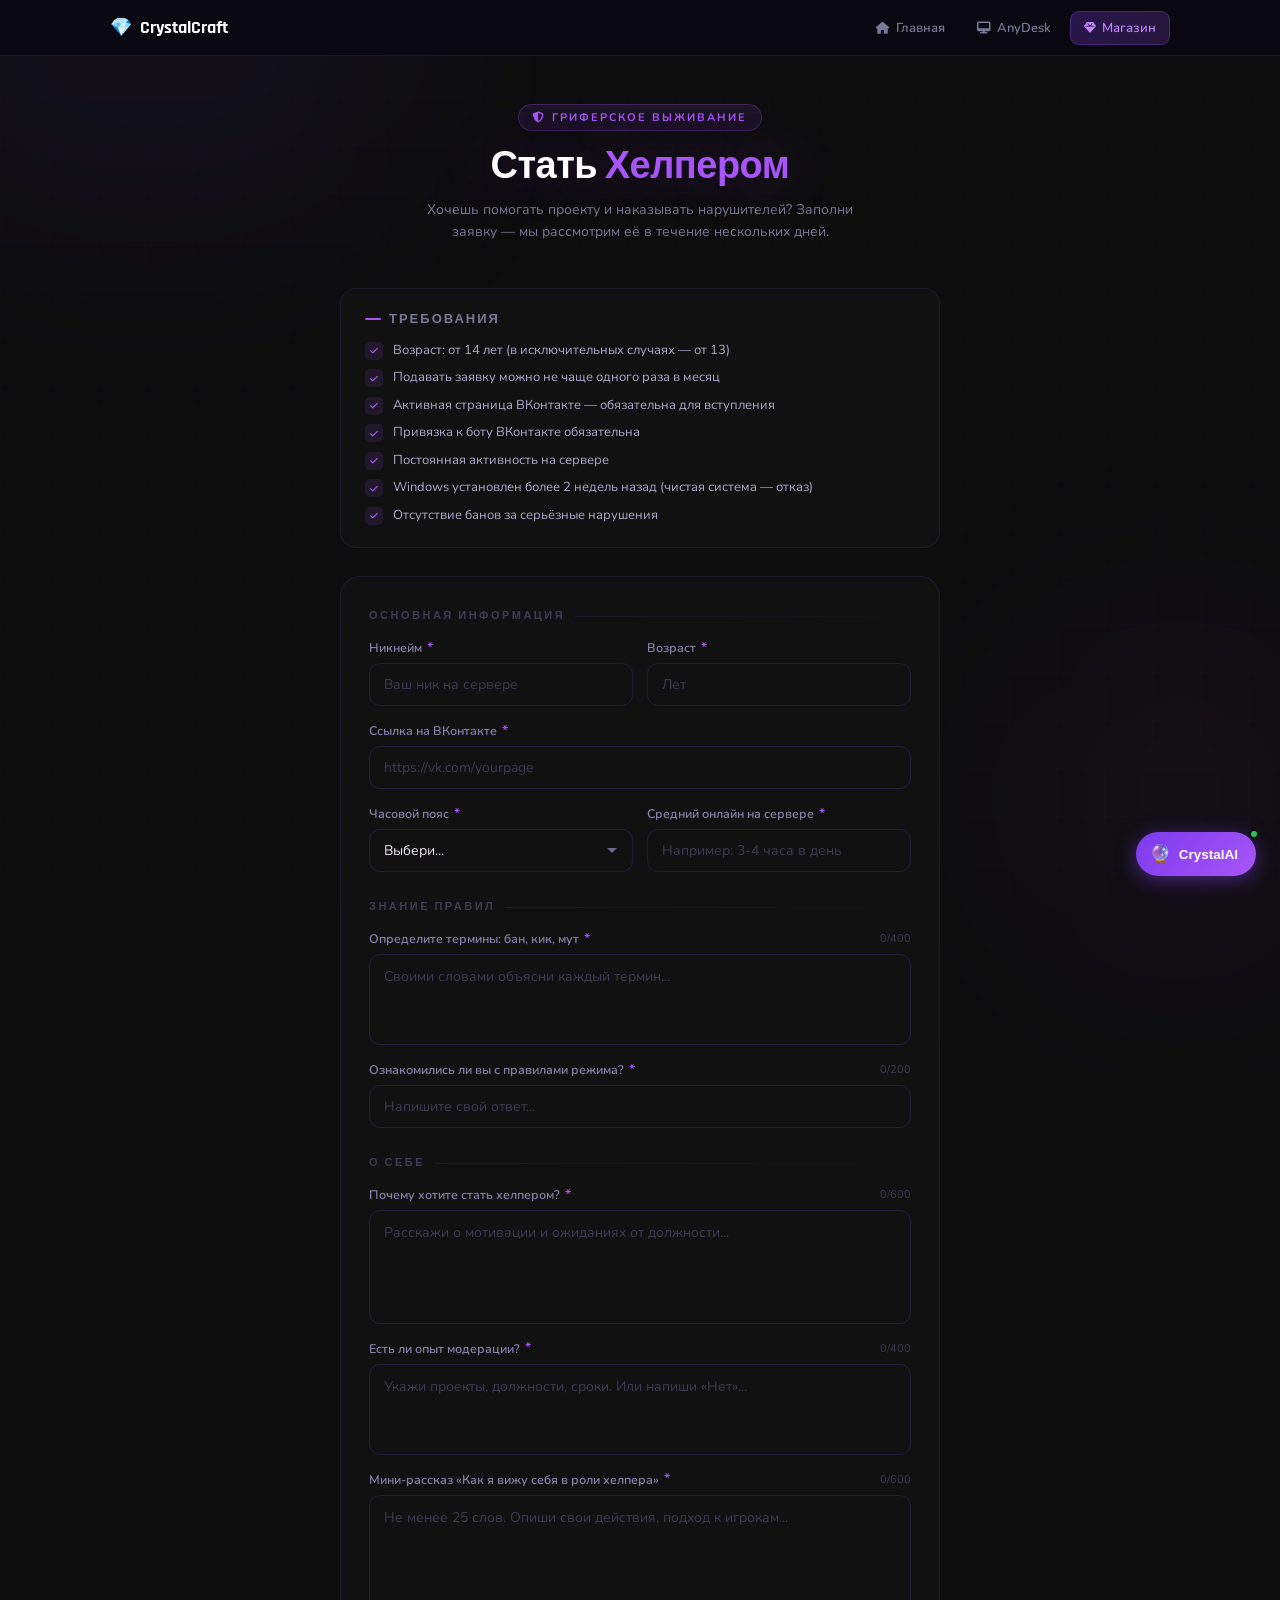
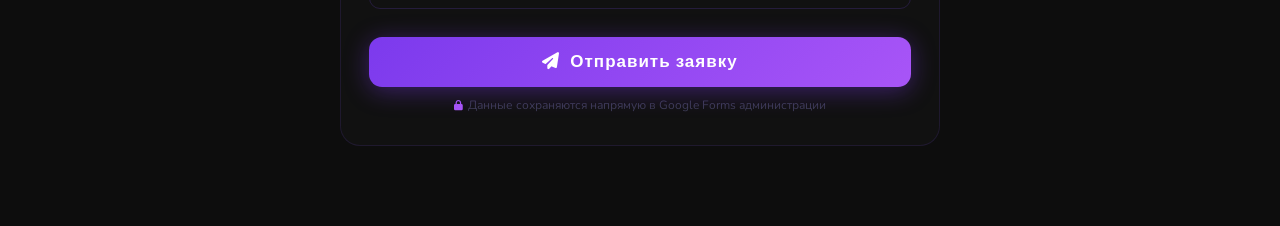
<file: helper-form.html>
<!DOCTYPE html>
<html lang="ru">
<head>
<meta charset="UTF-8">
  <meta name="description" content="Подай заявку на должность хелпера сервера CrystalCraft. Стань частью команды.">
  <meta name="keywords" content="заявка хелпер CrystalCraft, стать хелпером minecraft">
  <meta name="robots" content="index, follow">
  <meta property="og:title" content="Заявка на хелпера — CrystalCraft">
  <meta property="og:description" content="Подай заявку на должность хелпера сервера CrystalCraft. Стань частью команды.">
  <meta property="og:type" content="website">
  <meta property="og:url" content="https://f-crystalcraft.pro/helper-form">
  <meta property="og:site_name" content="CrystalCraft">
  <link rel="canonical" href="https://f-crystalcraft.pro/helper-form">
  <meta name="viewport" content="width=device-width, initial-scale=1.0">
<title>Заявка на хелпера — CrystalCraft</title>
<link rel="preconnect" href="https://fonts.googleapis.com">
<link href="https://fonts.googleapis.com/css2?family=Rajdhani:wght@500;600;700&family=Nunito:wght@400;500;600;700&display=swap" rel="stylesheet">
<link rel="stylesheet" href="https://cdnjs.cloudflare.com/ajax/libs/font-awesome/6.5.0/css/all.min.css">
<style>
*, *::before, *::after { box-sizing: border-box; margin: 0; padding: 0; }
  :root{
  --bg:#0d0d0d;--surface:#111;--surface2:#161616;
  --border:rgba(130,80,255,0.12);--border2:rgba(130,80,255,0.25);
  --accent:#a855f7;--accent2:#7c3aed;
  --text:#f0e8ff;--text-muted:#7a7898;--text-dim:#3d3c55;
  --red:#ef4444;--yellow:#f59e0b;--green:#22c55e;
}
html,body{margin:0;padding:0;overflow-x:hidden;width:100%;background:var(--bg)}
html{scroll-behavior:smooth}

  html { scroll-behavior: smooth; }
  body { font-family: 'Nunito', sans-serif; background: var(--bg); color: var(--text); min-height: 100vh; overflow-x: hidden; }
  .bg-grid { position:fixed;inset:0;z-index:0;pointer-events:none;background-image:linear-gradient(rgba(168,85,247,0.02) 1px,transparent 1px),linear-gradient(90deg,rgba(168,85,247,0.02) 1px,transparent 1px);background-size:48px 48px; }
  .bg-orb { position:fixed;border-radius:50%;filter:blur(100px);pointer-events:none;z-index:0; }
  .bg-orb-1 { width:600px;height:400px;top:-150px;left:-150px;background:rgba(124,58,237,0.05); }
  .bg-orb-2 { width:400px;height:400px;bottom:-100px;right:-100px;background:rgba(168,85,247,0.04); }
  .wrapper { position:relative;z-index:1;max-width:640px;margin:0 auto;padding:48px 20px 80px; }
  .header { text-align:center;margin-bottom:44px;animation:fadeDown 0.6s ease both; }
  .header-badge { display:inline-flex;align-items:center;gap:6px;font-size:11px;font-weight:700;letter-spacing:2px;text-transform:uppercase;background:rgba(168,85,247,0.1);border:1px solid rgba(168,85,247,0.25);color:var(--accent);padding:5px 14px;border-radius:20px;margin-bottom:16px; }
  .header-title { font-family:'Rajdhani',sans-serif;font-size:38px;font-weight:700;color:#fff;letter-spacing:-0.5px;text-shadow:0 0 50px rgba(168,85,247,0.4);margin-bottom:10px;line-height:1.1; }
  .header-title span { color:var(--accent); }
  .header-sub { font-size:14px;color:var(--text-muted);line-height:1.6;max-width:440px;margin:0 auto; }
  .req-card { background:var(--surface);border:1px solid var(--border);border-radius:16px;padding:22px 24px;margin-bottom:28px;animation:fadeUp 0.5s ease 0.1s both; }
  .req-title { font-family:'Rajdhani',sans-serif;font-size:13px;font-weight:700;letter-spacing:2px;text-transform:uppercase;color:var(--text-muted);margin-bottom:14px;display:flex;align-items:center;gap:8px; }
  .req-title::before { content:'';display:block;width:16px;height:2px;background:var(--accent);border-radius:2px; }
  .req-list { list-style:none;display:flex;flex-direction:column;gap:8px; }
  .req-list li { display:flex;align-items:flex-start;gap:10px;font-size:13px;color:#b0a8cc;line-height:1.5; }
  .req-list li .ri { width:18px;height:18px;border-radius:5px;flex-shrink:0;margin-top:1px;background:rgba(168,85,247,0.12);display:flex;align-items:center;justify-content:center;font-size:9px;color:var(--accent); }
  .form-card { background:var(--surface);border:1px solid var(--border);border-radius:20px;padding:32px 28px;animation:fadeUp 0.5s ease 0.2s both; }
  .form-section-title { font-family:'Rajdhani',sans-serif;font-size:11px;font-weight:700;letter-spacing:2.5px;text-transform:uppercase;color:var(--text-dim);margin:28px 0 16px;display:flex;align-items:center;gap:10px; }
  .form-section-title:first-child { margin-top:0; }
  .form-section-title::after { content:'';flex:1;height:1px;background:linear-gradient(90deg,var(--border),transparent); }
  .field-group { display:flex;flex-direction:column;gap:16px; }
  .field-row { display:grid;grid-template-columns:1fr 1fr;gap:14px; }
  .field { display:flex;flex-direction:column;gap:7px; }
  .field label { font-size:12.5px;font-weight:600;color:#8880aa;display:flex;align-items:center;gap:5px; }
  .field label .req-star { color:var(--accent);font-size:14px;line-height:1; }
  .field input,.field textarea,.field select { background:var(--input-bg);border:1px solid rgba(130,80,255,0.18);border-radius:11px;color:var(--text);font-family:'Nunito',sans-serif;font-size:14px;padding:11px 14px;outline:none;transition:border-color .2s,background .2s,box-shadow .2s;width:100%;resize:none; }
  .field input::placeholder,.field textarea::placeholder { color:var(--text-dim); }
  .field input:focus,.field textarea:focus,.field select:focus { border-color:rgba(168,85,247,0.5);background:rgba(168,85,247,0.04);box-shadow:0 0 0 3px rgba(168,85,247,0.08); }
  .field input.error,.field textarea.error,.field select.error { border-color:rgba(239,68,68,0.5);box-shadow:0 0 0 3px rgba(239,68,68,0.07); }
  .field-error { font-size:11.5px;color:var(--red);display:none;align-items:center;gap:4px; }
  .field-error.show { display:flex; }
  .field select { appearance:none;background-image:url("data:image/svg+xml,%3Csvg xmlns='http://www.w3.org/2000/svg' width='12' height='12' viewBox='0 0 12 12'%3E%3Cpath fill='%236b6a8a' d='M6 8L1 3h10z'/%3E%3C/svg%3E");background-repeat:no-repeat;background-position:right 14px center;padding-right:36px;cursor:pointer; }
  .field select option { background:#111; }
  .field textarea { min-height:90px;line-height:1.6; }
  .field-meta { display:flex;justify-content:space-between;align-items:center; }
  .char-count { font-size:11px;color:var(--text-dim); }
  .char-count.warn { color:#f59e0b; }
  .submit-wrap { margin-top:28px; }
  .submit-btn { width:100%;padding:14px 24px;background:linear-gradient(135deg,var(--accent2),var(--accent));border:none;border-radius:13px;color:white;font-family:'Rajdhani',sans-serif;font-size:17px;font-weight:700;letter-spacing:1px;cursor:pointer;display:flex;align-items:center;justify-content:center;gap:10px;transition:transform .2s,box-shadow .2s;box-shadow:0 4px 24px rgba(124,58,237,0.4);position:relative;overflow:hidden; }
  .submit-btn:hover { transform:translateY(-2px);box-shadow:0 8px 32px rgba(124,58,237,0.55); }
  .submit-btn:active { transform:translateY(0); }
  .submit-btn:disabled { opacity:.5;cursor:not-allowed;transform:none; }
  .submit-note { text-align:center;font-size:12px;color:var(--text-dim);margin-top:10px;display:flex;align-items:center;justify-content:center;gap:5px; }
  .success-wrap { text-align:center;padding:56px 24px;display:none;animation:fadeUp 0.5s ease both; }
  .success-wrap.show { display:block; }
  .success-icon { width:72px;height:72px;border-radius:20px;margin:0 auto 20px;background:linear-gradient(135deg,#16a34a,#22c55e);display:flex;align-items:center;justify-content:center;font-size:30px;box-shadow:0 0 40px rgba(34,197,94,0.3); }
  .success-title { font-family:'Rajdhani',sans-serif;font-size:28px;font-weight:700;color:#fff;margin-bottom:10px; }
  .success-sub { font-size:14px;color:var(--text-muted);line-height:1.6; }
  .spinner { width:18px;height:18px;border-radius:50%;border:2px solid rgba(255,255,255,0.3);border-top-color:white;animation:spin 0.7s linear infinite;display:none; }
  .submit-btn.loading .spinner { display:block; }
  .submit-btn.loading .btn-text { opacity:.7; }
  @keyframes spin { to{transform:rotate(360deg)} }
  @keyframes fadeDown { from{opacity:0;transform:translateY(-16px)} to{opacity:1;transform:translateY(0)} }
  @keyframes fadeUp { from{opacity:0;transform:translateY(14px)} to{opacity:1;transform:translateY(0)} }
  @media(max-width:480px){.field-row{grid-template-columns:1fr}.header-title{font-size:30px}.form-card{padding:24px 18px}}
/* ===== NAVIGATION (unified) ===== */

/* ========== UNIFIED: nav + chat + wip (один блок, без дублей) ========== */

/* --- NAVIGATION --- */
.cc-nav {
  position: fixed; top: 0; left: 0; right: 0; z-index: 9999;
  background: rgba(10,8,18,0.88);
  backdrop-filter: blur(18px); -webkit-backdrop-filter: blur(18px);
  border-bottom: 1px solid rgba(168,85,247,0.13);
  height: 56px;
}
.cc-nav-inner { max-width: 1100px; margin: 0 auto; padding: 0 20px; height: 100%; display: flex; align-items: center; }
.cc-nav-logo { display: flex; align-items: center; gap: 8px; text-decoration: none; margin-right: auto; font-family: 'Rajdhani', sans-serif; font-size: 18px; font-weight: 700; color: #fff; transition: opacity .2s; }
.cc-nav-logo:hover { opacity: .8; }
.cc-nav-links { display: flex; align-items: center; gap: 6px; }
.cc-nav-link { display: flex; align-items: center; gap: 6px; text-decoration: none; font-size: 13px; font-weight: 600; color: #7a7898; padding: 7px 13px; border-radius: 9px; transition: color .2s, background .2s; white-space: nowrap; }
.cc-nav-link i { font-size: 12px; }
.cc-nav-link:hover { color: #f0e8ff; background: rgba(168,85,247,0.08); }
.cc-nav-link.active { color: #c084fc; background: rgba(168,85,247,0.1); }
.cc-nav-link-shop { background: linear-gradient(135deg,rgba(124,58,237,0.28),rgba(168,85,247,0.18)); border: 1px solid rgba(168,85,247,0.28); color: #c084fc !important; }
.cc-nav-link-shop:hover { background: linear-gradient(135deg,rgba(124,58,237,0.5),rgba(168,85,247,0.38)) !important; color: #fff !important; border-color: rgba(168,85,247,0.5); }
.cc-nav-burger { display: none; flex-direction: column; gap: 5px; background: none; border: none; cursor: pointer; padding: 8px; }
.cc-nav-burger span { display: block; width: 22px; height: 2px; background: #7a7898; border-radius: 2px; transition: .3s; }
.cc-nav-burger.open span:nth-child(1) { transform: rotate(45deg) translate(5px,5px); }
.cc-nav-burger.open span:nth-child(2) { opacity: 0; }
.cc-nav-burger.open span:nth-child(3) { transform: rotate(-45deg) translate(5px,-5px); }
@media(max-width:600px) {
  .cc-nav-burger { display: flex; }
  .cc-nav-links { display: none; flex-direction: column; gap: 4px; position: absolute; top: 56px; left: 0; right: 0; background: rgba(10,8,18,0.97); border-bottom: 1px solid rgba(168,85,247,0.15); padding: 12px 16px 16px; }
  .cc-nav-links.open { display: flex; }
  .cc-nav-link { width: 100%; padding: 10px 14px; font-size: 14px; }
}
body { padding-top: 56px !important; }

/* --- CHAT WIDGET --- */
#cc-chat-wrap { position: fixed; bottom: 24px; right: 24px; z-index: 99999; font-family: 'Inter', sans-serif; }
#cc-chat-btn { display: flex; align-items: center; gap: 8px; background: linear-gradient(135deg,#7c3aed,#a855f7); border: none; border-radius: 50px; padding: 11px 18px 11px 13px; color: white; font-size: 13.5px; font-weight: 600; cursor: pointer; box-shadow: 0 4px 20px rgba(124,58,237,.5); transition: transform .2s, box-shadow .2s; position: relative; }
#cc-chat-btn:hover { transform: scale(1.05); box-shadow: 0 6px 28px rgba(124,58,237,.7); }
#cc-btn-icon { font-size: 18px; }
#cc-btn-ping { position: absolute; top: -3px; right: -3px; width: 10px; height: 10px; background: #22c55e; border-radius: 50%; border: 2px solid #0d0d0d; }
#cc-chat-box { position: absolute; bottom: 58px; right: 0; width: 320px; background: rgba(13,10,22,.98); border: 1px solid rgba(160,100,255,.2); border-radius: 18px; box-shadow: 0 20px 60px rgba(0,0,0,.7), 0 0 40px rgba(124,58,237,.12); display: none; flex-direction: column; overflow: hidden; height: 480px; animation: ccPop .22s ease; transition: width .3s ease, height .3s ease; }
#cc-chat-box.fullscreen { width: 440px; height: 640px; }
#cc-chat-box.open { display: flex; }
#cc-chat-head { display: flex; align-items: center; gap: 10px; padding: 13px 15px; border-bottom: 1px solid rgba(160,100,255,.12); background: rgba(20,14,36,.95); }
#cc-chat-av { width: 36px; height: 36px; border-radius: 11px; flex-shrink: 0; background: linear-gradient(135deg,#7c3aed,#c084fc); display: flex; align-items: center; justify-content: center; font-size: 17px; box-shadow: 0 0 14px rgba(168,85,247,.4); }
#cc-chat-name { font-size: 14px; font-weight: 700; color: #f0e8ff; }
#cc-chat-status { font-size: 11px; color: #9580b8; display: flex; align-items: center; gap: 4px; margin-top: 1px; }
.cc-dot { width: 6px; height: 6px; border-radius: 50%; background: #22c55e; box-shadow: 0 0 5px #22c55e; display: inline-block; animation: ccBlink 2s infinite; }
#cc-chat-close, #cc-fullscreen-btn { background: none; border: none; color: #444; cursor: pointer; padding: 4px 6px; border-radius: 7px; transition: color .2s, background .2s; }
#cc-chat-close { margin-left: auto; font-size: 15px; }
#cc-fullscreen-btn { font-size: 13px; margin-left: 4px; }
#cc-chat-close:hover, #cc-fullscreen-btn:hover { color: #fff; background: rgba(255,255,255,.08); }
#cc-chat-msgs { flex: 1; overflow-y: auto; padding: 13px 11px; display: flex; flex-direction: column; gap: 8px; }
#cc-chat-msgs::-webkit-scrollbar { width: 3px; }
#cc-chat-msgs::-webkit-scrollbar-thumb { background: rgba(168,85,247,.25); border-radius: 3px; }
.cc-msg-row { display: flex; gap: 7px; animation: ccMsgIn .2s ease; }
.cc-msg-row.user { flex-direction: row-reverse; }
.cc-msg-av { width: 26px; height: 26px; border-radius: 8px; flex-shrink: 0; align-self: flex-end; background: linear-gradient(135deg,#7c3aed,#c084fc); display: flex; align-items: center; justify-content: center; font-size: 12px; }
.cc-bubble { max-width: 82%; padding: 8px 12px; border-radius: 15px; font-size: 13px; line-height: 1.55; word-wrap: break-word; }
.cc-bubble.bot { background: rgba(22,16,38,1); border: 1px solid rgba(160,100,255,.15); color: #f0e8ff; border-bottom-left-radius: 4px; }
.cc-bubble.user { background: linear-gradient(135deg,#7c3aed,#a855f7); color: white; border-bottom-right-radius: 4px; }
.cc-bubble a { color: #c084fc; text-decoration: underline; }
.cc-typing { display: flex; gap: 7px; }
.cc-typing-bub { background: rgba(22,16,38,1); border: 1px solid rgba(160,100,255,.15); border-radius: 15px; border-bottom-left-radius: 4px; padding: 11px 14px; display: flex; gap: 4px; align-items: center; }
.cc-td { width: 6px; height: 6px; border-radius: 50%; background: #a855f7; }
.cc-td:nth-child(1) { animation: ccB 1.2s infinite 0s; }
.cc-td:nth-child(2) { animation: ccB 1.2s infinite .2s; }
.cc-td:nth-child(3) { animation: ccB 1.2s infinite .4s; }
#cc-chat-sugg { padding: 0 11px 7px; display: flex; gap: 5px; flex-wrap: wrap; }
.cc-sq { font-size: 11px; font-weight: 500; background: rgba(168,85,247,.08); border: 1px solid rgba(168,85,247,.22); color: #c084fc; padding: 4px 9px; border-radius: 14px; cursor: pointer; transition: background .15s; white-space: nowrap; font-family: 'Inter', sans-serif; }
.cc-sq:hover { background: rgba(168,85,247,.18); }
#cc-chat-inp { padding: 9px 11px; border-top: 1px solid rgba(160,100,255,.12); background: rgba(20,14,36,.95); display: flex; gap: 7px; align-items: flex-end; }
#cc-inp { flex: 1; background: rgba(255,255,255,.04); border: 1px solid rgba(160,100,255,.18); border-radius: 10px; color: #f0e8ff; font-family: 'Inter', sans-serif; font-size: 13px; padding: 7px 11px; resize: none; outline: none; min-height: 36px; max-height: 80px; line-height: 1.5; }
#cc-inp::placeholder { color: #9580b8; }
#cc-inp:focus { border-color: rgba(168,85,247,.45); }
#cc-send { width: 36px; height: 36px; border-radius: 10px; flex-shrink: 0; background: linear-gradient(135deg,#7c3aed,#a855f7); border: none; cursor: pointer; color: white; font-size: 14px; transition: transform .15s; }
#cc-send:hover { transform: scale(1.08); }
#cc-send:disabled { opacity: .35; cursor: not-allowed; transform: none; }

/* --- ANIMATIONS --- */
@keyframes ccBlink { 0%,100% { opacity: 1; } 50% { opacity: .3; } }
@keyframes ccPop { from { opacity: 0; transform: scale(.92) translateY(8px); } to { opacity: 1; transform: scale(1) translateY(0); } }
@keyframes ccMsgIn { from { opacity: 0; transform: translateY(5px); } to { opacity: 1; transform: translateY(0); } }
@keyframes ccB { 0%,60%,100% { transform: translateY(0); opacity: .4; } 30% { transform: translateY(-5px); opacity: 1; } }
@keyframes ccWipPop { from { opacity: 0; transform: scale(.92); } to { opacity: 1; transform: scale(1); } }

/* --- WIP MODAL --- */
#cc-wip-modal { display: none; position: fixed; inset: 0; z-index: 99998; align-items: center; justify-content: center; padding: 20px; }
#cc-wip-modal.show { display: flex; }
#cc-wip-backdrop { position: absolute; inset: 0; background: rgba(0,0,0,0.7); backdrop-filter: blur(6px); }
#cc-wip-box { position: relative; z-index: 1; background: rgba(13,10,22,0.98); border: 1px solid rgba(168,85,247,0.3); border-radius: 20px; padding: 36px 32px; max-width: 360px; width: 100%; text-align: center; animation: ccWipPop .25s ease; }
#cc-wip-box .wip-icon { font-size: 48px; margin-bottom: 16px; display: block; }
#cc-wip-box .wip-title { font-family: 'Rajdhani', sans-serif; font-size: 24px; font-weight: 700; color: #fff; margin-bottom: 8px; }
#cc-wip-box .wip-desc { font-size: 14px; color: #7a7898; line-height: 1.6; margin-bottom: 24px; }
#cc-wip-box .wip-badge { display: inline-flex; align-items: center; gap: 7px; font-size: 11px; font-weight: 700; letter-spacing: 2px; text-transform: uppercase; background: rgba(168,85,247,0.1); border: 1px solid rgba(168,85,247,0.25); color: #a855f7; padding: 5px 14px; border-radius: 20px; margin-bottom: 20px; }
#cc-wip-box .wip-close { background: linear-gradient(135deg,#7c3aed,#a855f7); border: none; color: #fff; font-size: 14px; font-weight: 700; padding: 10px 28px; border-radius: 10px; cursor: pointer; transition: opacity .2s; }
#cc-wip-box .wip-close:hover { opacity: .85; }

/* --- SCROLLBAR --- */
*::-webkit-scrollbar { width: 6px; height: 6px; }
*::-webkit-scrollbar-track { background: rgba(0,0,0,0.2); }
*::-webkit-scrollbar-thumb { background: rgba(168,85,247,0.4); border-radius: 10px; }
*::-webkit-scrollbar-thumb:hover { background: rgba(168,85,247,0.7); }
html { scrollbar-width: thin; scrollbar-color: rgba(168,85,247,0.4) rgba(0,0,0,0.2); }
/* ========== END UNIFIED ========== */

/* ===== FIX: убираем сломанные обрезки, добавляем правильные keyframes ===== */
@keyframes ccPop{from{opacity:0;transform:scale(.92) translateY(8px)}to{opacity:1;transform:scale(1) translateY(0)}}
@keyframes ccBlink{0%,100%{opacity:1}50%{opacity:.3}}
@keyframes ccMsgIn{from{opacity:0;transform:translateY(5px)}to{opacity:1;transform:translateY(0)}}
@keyframes ccB{0%,60%,100%{transform:translateY(0);opacity:.4}30%{transform:translateY(-5px);opacity:1}}
@keyframes ccWipPop{from{opacity:0;transform:scale(.92)}to{opacity:1;transform:scale(1)}}
@keyframes fadeDown{from{opacity:0;transform:translateY(-14px)}to{opacity:1;transform:translateY(0)}}
@keyframes fadeUp{from{opacity:0;transform:translateY(12px)}to{opacity:1;transform:translateY(0)}}
@keyframes ccFade{from{opacity:0;transform:translateY(8px)}to{opacity:1;transform:translateY(0)}}
</style>
  <link rel="icon" href="CrystalCraft.png" type="image/png">
  <link rel="apple-touch-icon" href="CrystalCraft.png">
</head>
<body>
<nav class="cc-nav">
  <div class="cc-nav-inner">
    <a href="/" class="cc-nav-logo"><span>💎</span><span>CrystalCraft</span></a>
    <button class="cc-nav-burger" onclick="ccNavToggle()" aria-label="Меню"><span></span><span></span><span></span></button>
    <div class="cc-nav-links" id="ccNavLinks">
      <a href="/" class="cc-nav-link"><i class="fas fa-home"></i> Главная</a>
      <a href="anydesk" class="cc-nav-link"><i class="fas fa-desktop"></i> AnyDesk</a>
      <a href="https://crystalcraft.pro" target="_blank" class="cc-nav-link cc-nav-link-shop"><i class="fas fa-gem"></i> Магазин</a>
    </div>
  </div>
</nav>

<div class="bg-grid"></div>
<div class="bg-orb bg-orb-1"></div>
<div class="bg-orb bg-orb-2"></div>

<iframe name="hidden_iframe" style="display:none"></iframe>

<form id="gform"
  action="https://docs.google.com/forms/d/e/1FAIpQLSf2NVFMKKO4I-6uly16sNOjS1ckcTiYy01pjvDgrYdj3yTBGA/formResponse"
  method="POST" target="hidden_iframe" style="display:none">
  <input type="text" name="entry.1106525438" id="g_nickname">
  <input type="text" name="entry.1799827026" id="g_age">
  <input type="text" name="entry.1019319423" id="g_vk">
  <input type="text" name="entry.86744824"   id="g_timezone">
  <input type="text" name="entry.2052021724" id="g_online">
  <input type="text" name="entry.629017051"  id="g_terms">
  <input type="text" name="entry.2108047090" id="g_why">
  <input type="text" name="entry.1840572459" id="g_exp">
  <input type="text" name="entry.521356904"  id="g_story">
  <input type="text" name="entry.1283395179" id="g_rules">
</form>

<div class="wrapper">

  <div class="header">
    <div class="header-badge"><i class="fas fa-shield-alt"></i> Гриферское выживание</div>
    <h1 class="header-title">Стать <span>Хелпером</span></h1>
    <p class="header-sub">Хочешь помогать проекту и наказывать нарушителей? Заполни заявку — мы рассмотрим её в течение нескольких дней.</p>
  </div>

  <div class="req-card">
    <div class="req-title">Требования</div>
    <ul class="req-list">
      <li><div class="ri"><i class="fas fa-check"></i></div>Возраст: от 14 лет (в исключительных случаях — от 13)</li>
      <li><div class="ri"><i class="fas fa-check"></i></div>Подавать заявку можно не чаще одного раза в месяц</li>
      <li><div class="ri"><i class="fas fa-check"></i></div>Активная страница ВКонтакте — обязательна для вступления</li>
      <li><div class="ri"><i class="fas fa-check"></i></div>Привязка к боту ВКонтакте обязательна</li>
      <li><div class="ri"><i class="fas fa-check"></i></div>Постоянная активность на сервере</li>
      <li><div class="ri"><i class="fas fa-check"></i></div>Windows установлен более 2 недель назад (чистая система — отказ)</li>
      <li><div class="ri"><i class="fas fa-check"></i></div>Отсутствие банов за серьёзные нарушения</li>
    </ul>
  </div>

  <div class="form-card" id="formCard">

    <div class="form-section-title">Основная информация</div>
    <div class="field-group">

      <div class="field-row">
        <div class="field">
          <label>Никнейм <span class="req-star">*</span></label>
          <input type="text" id="nickname" placeholder="Ваш ник на сервере" maxlength="32">
          <span class="field-error" id="err-nickname"><i class="fas fa-circle-exclamation"></i> Введите никнейм</span>
        </div>
        <div class="field">
          <label>Возраст <span class="req-star">*</span></label>
          <input type="number" id="age" placeholder="Лет" min="1" max="99">
          <span class="field-error" id="err-age"><i class="fas fa-circle-exclamation"></i> Укажите возраст</span>
        </div>
      </div>

      <div class="field">
        <label>Ссылка на ВКонтакте <span class="req-star">*</span></label>
        <input type="url" id="vk" placeholder="https://vk.com/yourpage">
        <span class="field-error" id="err-vk"><i class="fas fa-circle-exclamation"></i> Укажите ссылку на ВК</span>
      </div>

      <div class="field-row">
        <div class="field">
          <label>Часовой пояс <span class="req-star">*</span></label>
          <select id="timezone">
            <option value="" disabled selected>Выбери...</option>
            <option>UTC+2 (Калининград)</option>
            <option>UTC+3 (Москва)</option>
            <option>UTC+4 (Самара)</option>
            <option>UTC+5 (Екатеринбург)</option>
            <option>UTC+6 (Омск)</option>
            <option>UTC+7 (Красноярск)</option>
            <option>UTC+8 (Иркутск)</option>
            <option>UTC+9 (Якутск)</option>
            <option>UTC+10 (Владивосток)</option>
            <option>UTC+11 (Магадан)</option>
            <option>UTC+12 (Камчатка)</option>
            <option>Другой</option>
          </select>
          <span class="field-error" id="err-timezone"><i class="fas fa-circle-exclamation"></i> Выберите пояс</span>
        </div>
        <div class="field">
          <label>Средний онлайн на сервере <span class="req-star">*</span></label>
          <input type="text" id="online" placeholder="Например: 3-4 часа в день">
          <span class="field-error" id="err-online"><i class="fas fa-circle-exclamation"></i> Укажите онлайн</span>
        </div>
      </div>

    </div>

    <div class="form-section-title">Знание правил</div>
    <div class="field-group">

      <div class="field">
        <div class="field-meta">
          <label>Определите термины: бан, кик, мут <span class="req-star">*</span></label>
          <span class="char-count" id="cc-terms">0/400</span>
        </div>
        <textarea id="terms" placeholder="Своими словами объясни каждый термин..." maxlength="400" rows="3"></textarea>
        <span class="field-error" id="err-terms"><i class="fas fa-circle-exclamation"></i> Напишите хотя бы 20 символов</span>
      </div>

      <div class="field">
        <div class="field-meta">
          <label>Ознакомились ли вы с правилами режима? <span class="req-star">*</span></label>
          <span class="char-count" id="cc-rules">0/200</span>
        </div>
        <input type="text" id="rules_text" placeholder="Напишите свой ответ..." maxlength="200">
        <span class="field-error" id="err-rules"><i class="fas fa-circle-exclamation"></i> Заполните это поле</span>
      </div>

    </div>

    <div class="form-section-title">О себе</div>
    <div class="field-group">

      <div class="field">
        <div class="field-meta">
          <label>Почему хотите стать хелпером? <span class="req-star">*</span></label>
          <span class="char-count" id="cc-why">0/600</span>
        </div>
        <textarea id="why" placeholder="Расскажи о мотивации и ожиданиях от должности..." maxlength="600" rows="4"></textarea>
        <span class="field-error" id="err-why"><i class="fas fa-circle-exclamation"></i> Напишите хотя бы 30 символов</span>
      </div>

      <div class="field">
        <div class="field-meta">
          <label>Есть ли опыт модерации? <span class="req-star">*</span></label>
          <span class="char-count" id="cc-exp">0/400</span>
        </div>
        <textarea id="exp" placeholder="Укажи проекты, должности, сроки. Или напиши «Нет»..." maxlength="400" rows="3"></textarea>
        <span class="field-error" id="err-exp"><i class="fas fa-circle-exclamation"></i> Заполните это поле</span>
      </div>

      <div class="field">
        <div class="field-meta">
          <label>Мини-рассказ «Как я вижу себя в роли хелпера» <span class="req-star">*</span></label>
          <span class="char-count" id="cc-story">0/600</span>
        </div>
        <textarea id="story" placeholder="Не менее 25 слов. Опиши свои действия, подход к игрокам..." maxlength="600" rows="4"></textarea>
        <span class="field-error" id="err-story"><i class="fas fa-circle-exclamation"></i> Напишите хотя бы 25 слов</span>
      </div>

    </div>

    <div class="submit-wrap">
      <button class="submit-btn" id="submitBtn" onclick="submitForm()">
        <div class="spinner"></div>
        <span class="btn-text"><i class="fas fa-paper-plane"></i>&nbsp; Отправить заявку</span>
      </button>
      <p class="submit-note"><i class="fas fa-lock" style="color:var(--accent);font-size:10px"></i> Данные сохраняются напрямую в Google Forms администрации</p>
    </div>

  </div>

  <div class="success-wrap" id="successWrap">
    <div class="success-icon">✅</div>
    <div class="success-title">Заявка отправлена!</div>
    <p class="success-sub">Мы получили твою заявку и рассмотрим её в ближайшее время.<br>Ответ придёт в личные сообщения ВКонтакте.</p>
  </div>

</div>

</div>

<div id="cc-chat-wrap">
  <button id="cc-chat-btn" onclick="ccToggleChat()"><span id="cc-btn-icon">🔮</span><span id="cc-btn-label">CrystalAI</span><span id="cc-btn-ping"></span></button>
  <div id="cc-chat-box">
    <div id="cc-chat-head">
      <div id="cc-chat-av">🔮</div>
      <div><div id="cc-chat-name">CrystalAI</div><div id="cc-chat-status"><span class="cc-dot"></span>Онлайн · Помощник форума</div></div>
      <div style="display:flex;align-items:center;gap:2px;margin-left:auto">
        <button id="cc-fullscreen-btn" onclick="ccToggleFullscreen()" title="Развернуть чат"><i class="fas fa-expand" id="cc-fs-icon"></i></button>
        <button id="cc-chat-close" onclick="ccToggleChat()"><i class="fas fa-times"></i></button>
      </div>
    </div>
    <div id="cc-chat-msgs"></div>
    <div id="cc-chat-sugg">
      <button class="cc-sq" onclick="ccSend('Правила сервера')">📋 Правила</button>
      <button class="cc-sq" onclick="ccSend('Как подать жалобу?')">⚖️ Жалоба</button>
      <button class="cc-sq" onclick="ccSend('Хочу стать хелпером')">👥 Хелпер</button>
      <button class="cc-sq" onclick="ccSend('Что запрещено?')">🚫 Запреты</button>
    </div>
    <div id="cc-chat-inp"><textarea id="cc-inp" placeholder="Напиши вопрос..." rows="1"></textarea><button id="cc-send" onclick="ccSend()">➤</button></div>
  </div>
</div>
<div id="cc-wip-modal" onclick="if(event.target===this||event.target.id==='cc-wip-backdrop')ccCloseWip()">
  <div id="cc-wip-backdrop"></div>
  <div id="cc-wip-box">
    <span class="wip-icon">🔨</span>
    <div class="wip-badge">⚙️ В разработке</div>
    <div class="wip-title">Раздел скоро откроется</div>
    <div class="wip-desc">Этот раздел форума находится в разработке. Мы работаем над ним и скоро он будет доступен!</div>
    <button class="wip-close" onclick="ccCloseWip()">Понятно</button>
  </div>
</div>
<script>
var CC_PROXY="https://script.google.com/macros/s/AKfycbyGiEaj_fr38WvRs15S66fKkChpqM81Z8VZfYPXygHILHvIo036rhnKcf1vs1aamLo3/exec";
function ccNavToggle(){var l=document.getElementById('ccNavLinks'),b=document.querySelector('.cc-nav-burger');l.classList.toggle('open');b.classList.toggle('open');}
(function(){var p=location.pathname.split('/').pop()||'index.html';document.querySelectorAll('.cc-nav-link:not(.cc-nav-link-shop)').forEach(function(a){var h=a.getAttribute('href');if(h===p||(h==='/'&&(p===''||p==='index.html')))a.classList.add('active');});})();
function ccShowWip(){document.getElementById('cc-wip-modal').classList.add('show');document.body.style.overflow='hidden';}
function ccCloseWip(){document.getElementById('cc-wip-modal').classList.remove('show');document.body.style.overflow='';}
document.addEventListener('keydown',function(e){if(e.key==='Escape')ccCloseWip();});
var ccHistory=[],ccLoading=false,ccSuggShown=true,ccOpened=false,ccIsFullscreen=false;
function ccToggleChat(){var box=document.getElementById('cc-chat-box'),msgs=document.getElementById('cc-chat-msgs');ccOpened=!ccOpened;box.classList.toggle('open',ccOpened);if(ccOpened&&msgs.children.length===0){ccAddMsg('bot','Привет! Я <strong>CrystalAI</strong> — помощник форума CrystalCraft. 🔮<br>Спрашивай про правила, наказания или куда обратиться!');}if(ccOpened)setTimeout(function(){document.getElementById('cc-inp').focus();},200);}
function ccFmt(t){return t.replace(/\*\*(.*?)\*\*/g,'<strong>$1</strong>').replace(/\[([^\]]+)\]\((https?:\/\/[^\)]+)\)/g,'<a href="$2">$1</a>').replace(/(?<![">])(https?:\/\/\S+)/g,'<a href="$1">$1</a>').replace(/\n/g,'<br>');}
function ccAddMsg(role,html){var msgs=document.getElementById('cc-chat-msgs'),row=document.createElement('div');row.className='cc-msg-row '+role;row.innerHTML=role==='bot'?'<div class="cc-msg-av">🔮</div><div class="cc-bubble bot">'+html+'</div>':'<div class="cc-bubble user">'+html+'</div>';msgs.appendChild(row);msgs.scrollTop=msgs.scrollHeight;}
function ccShowTyping(){var msgs=document.getElementById('cc-chat-msgs'),r=document.createElement('div');r.className='cc-typing';r.id='cc-typing';r.innerHTML='<div class="cc-msg-av">🔮</div><div class="cc-typing-bub"><div class="cc-td"></div><div class="cc-td"></div><div class="cc-td"></div></div>';msgs.appendChild(r);msgs.scrollTop=msgs.scrollHeight;}
function ccHideTyping(){var t=document.getElementById('cc-typing');if(t)t.remove();}
function ccPlaySound(){try{var ctx=new(window.AudioContext||window.webkitAudioContext)(),o=ctx.createOscillator(),g=ctx.createGain();o.connect(g);g.connect(ctx.destination);o.type='sine';o.frequency.setValueAtTime(830,ctx.currentTime);o.frequency.setValueAtTime(1050,ctx.currentTime+0.07);g.gain.setValueAtTime(0,ctx.currentTime);g.gain.linearRampToValueAtTime(0.18,ctx.currentTime+0.02);g.gain.exponentialRampToValueAtTime(0.001,ctx.currentTime+0.28);o.start(ctx.currentTime);o.stop(ctx.currentTime+0.28);}catch(e){}}
function ccPlaySendSound(){try{var ctx=new(window.AudioContext||window.webkitAudioContext)(),o=ctx.createOscillator(),g=ctx.createGain();o.connect(g);g.connect(ctx.destination);o.type='sine';o.frequency.setValueAtTime(500,ctx.currentTime);o.frequency.exponentialRampToValueAtTime(700,ctx.currentTime+0.08);g.gain.setValueAtTime(0,ctx.currentTime);g.gain.linearRampToValueAtTime(0.1,ctx.currentTime+0.01);g.gain.exponentialRampToValueAtTime(0.001,ctx.currentTime+0.15);o.start(ctx.currentTime);o.stop(ctx.currentTime+0.15);}catch(e){}}
function ccToggleFullscreen(){ccIsFullscreen=!ccIsFullscreen;var box=document.getElementById('cc-chat-box'),icon=document.getElementById('cc-fs-icon');box.classList.toggle('fullscreen',ccIsFullscreen);icon.className=ccIsFullscreen?'fas fa-compress':'fas fa-expand';}
async function ccSend(preset){var inp=document.getElementById('cc-inp'),btn=document.getElementById('cc-send'),text=preset||inp.value.trim();if(!text||ccLoading)return;ccLoading=true;btn.disabled=true;inp.value='';inp.style.height='auto';if(ccSuggShown){document.getElementById('cc-chat-sugg').style.display='none';ccSuggShown=false;}ccPlaySendSound();ccAddMsg('user',text.replace(/\n/g,'<br>'));ccHistory.push({role:'user',content:text});ccShowTyping();try{var h=ccHistory.slice(0,-1).slice(-6),res=await fetch(CC_PROXY+'?msg='+encodeURIComponent(text)+'&history='+encodeURIComponent(JSON.stringify(h)),{method:'GET'}),data=await res.json(),reply=data.reply||'Не удалось получить ответ.';ccHistory.push({role:'assistant',content:reply});if(ccHistory.length>20)ccHistory=ccHistory.slice(-18);ccHideTyping();ccAddMsg('bot',ccFmt(reply));ccPlaySound();}catch(err){ccHideTyping();ccAddMsg('bot','⚠️ Ошибка подключения. Попробуй ещё раз.');ccHistory.pop();}ccLoading=false;btn.disabled=false;document.getElementById('cc-inp').focus();}
function ccCopyIP(){navigator.clipboard.writeText('mc.crystalcraft.pro');var btn=document.getElementById('cc-copy-btn');if(!btn)return;btn.textContent='скопировано!';btn.classList.add('copied');setTimeout(function(){btn.textContent='копировать';btn.classList.remove('copied');},2000);}
if(document.getElementById('cc-dot')){(async function(){try{var res=await fetch('https://api.mcsrvstat.us/3/mc.crystalcraft.pro'),data=await res.json(),dot=document.getElementById('cc-dot'),st=document.getElementById('cc-status-text'),s1=document.getElementById('cc-s1'),s2=document.getElementById('cc-s2'),on=document.getElementById('cc-online'),mx=document.getElementById('cc-max');if(data.online){dot.className='cc-status-dot green';st.innerHTML='<span style="color:#22c55e;font-weight:600">Онлайн</span>';if(s1)s1.classList.add('online');if(s2)s2.classList.add('online');if(on)on.textContent=data.players?data.players.online:'0';if(mx)mx.textContent=data.players?data.players.max:'0';}else{dot.className='cc-status-dot red';st.innerHTML='<span style="color:#ef4444;font-weight:600">Оффлайн</span>';if(on)on.textContent='0';if(mx)mx.textContent='—';}}catch(e){var st=document.getElementById('cc-status-text');if(st)st.textContent='Недоступно';}})();}
document.addEventListener('DOMContentLoaded',function(){
  var inp=document.getElementById('cc-inp');
  if(inp){inp.addEventListener('keydown',function(e){if(e.key==='Enter'&&!e.shiftKey){e.preventDefault();ccSend();}});inp.addEventListener('input',function(){inp.style.height='auto';inp.style.height=Math.min(inp.scrollHeight,80)+'px';});}
  var counters=[['terms','cc-terms',400],['rules_text','cc-rules',200],['why','cc-why',600],['exp','cc-exp',400],['story','cc-story',600]];
  counters.forEach(function(c){var el=document.getElementById(c[0]);if(el){el.addEventListener('input',function(){var cnt=document.getElementById(c[1]);if(cnt){cnt.textContent=el.value.length+'/'+c[2];cnt.classList.toggle('warn',el.value.length>c[2]*0.85);}});}});
});
function validate(){
  var ok=true;
  function chk(id,errId,cond){var el=document.getElementById(id),er=document.getElementById(errId);if(!el||!er)return;if(cond){el.classList.remove('error');er.classList.remove('show');}else{el.classList.add('error');er.classList.add('show');ok=false;}}
  chk('nickname','err-nickname',document.getElementById('nickname')&&document.getElementById('nickname').value.trim().length>=2);
  chk('age','err-age',document.getElementById('age')&&parseInt(document.getElementById('age').value)>=1&&parseInt(document.getElementById('age').value)<=99);
  chk('vk','err-vk',document.getElementById('vk')&&document.getElementById('vk').value.trim().length>=5);
  chk('timezone','err-timezone',document.getElementById('timezone')&&document.getElementById('timezone').value!=='');
  chk('online','err-online',document.getElementById('online')&&document.getElementById('online').value.trim().length>=2);
  chk('terms','err-terms',document.getElementById('terms')&&document.getElementById('terms').value.trim().length>=20);
  chk('rules_text','err-rules',document.getElementById('rules_text')&&document.getElementById('rules_text').value.trim().length>=2);
  chk('why','err-why',document.getElementById('why')&&document.getElementById('why').value.trim().length>=30);
  chk('exp','err-exp',document.getElementById('exp')&&document.getElementById('exp').value.trim().length>=2);
  chk('story','err-story',document.getElementById('story')&&document.getElementById('story').value.trim().split(/\s+/).length>=25);
  return ok;
}
function submitForm(){
  if(!validate())return;
  var btn=document.getElementById('submitBtn');
  btn.classList.add('loading');btn.disabled=true;
  document.getElementById('g_nickname').value=document.getElementById('nickname').value;
  document.getElementById('g_age').value=document.getElementById('age').value;
  document.getElementById('g_vk').value=document.getElementById('vk').value;
  document.getElementById('g_timezone').value=document.getElementById('timezone').value;
  document.getElementById('g_online').value=document.getElementById('online').value;
  document.getElementById('g_terms').value=document.getElementById('terms').value;
  document.getElementById('g_why').value=document.getElementById('why').value;
  document.getElementById('g_exp').value=document.getElementById('exp').value;
  document.getElementById('g_story').value=document.getElementById('story').value;
  document.getElementById('g_rules').value=document.getElementById('rules_text').value;
  document.getElementById('gform').submit();
  setTimeout(function(){
    document.getElementById('formCard').style.display='none';
    document.getElementById('successWrap').classList.add('show');
    window.scrollTo({top:0,behavior:'smooth'});
  },1200);
}
</script>
</body>
</html>
</file>
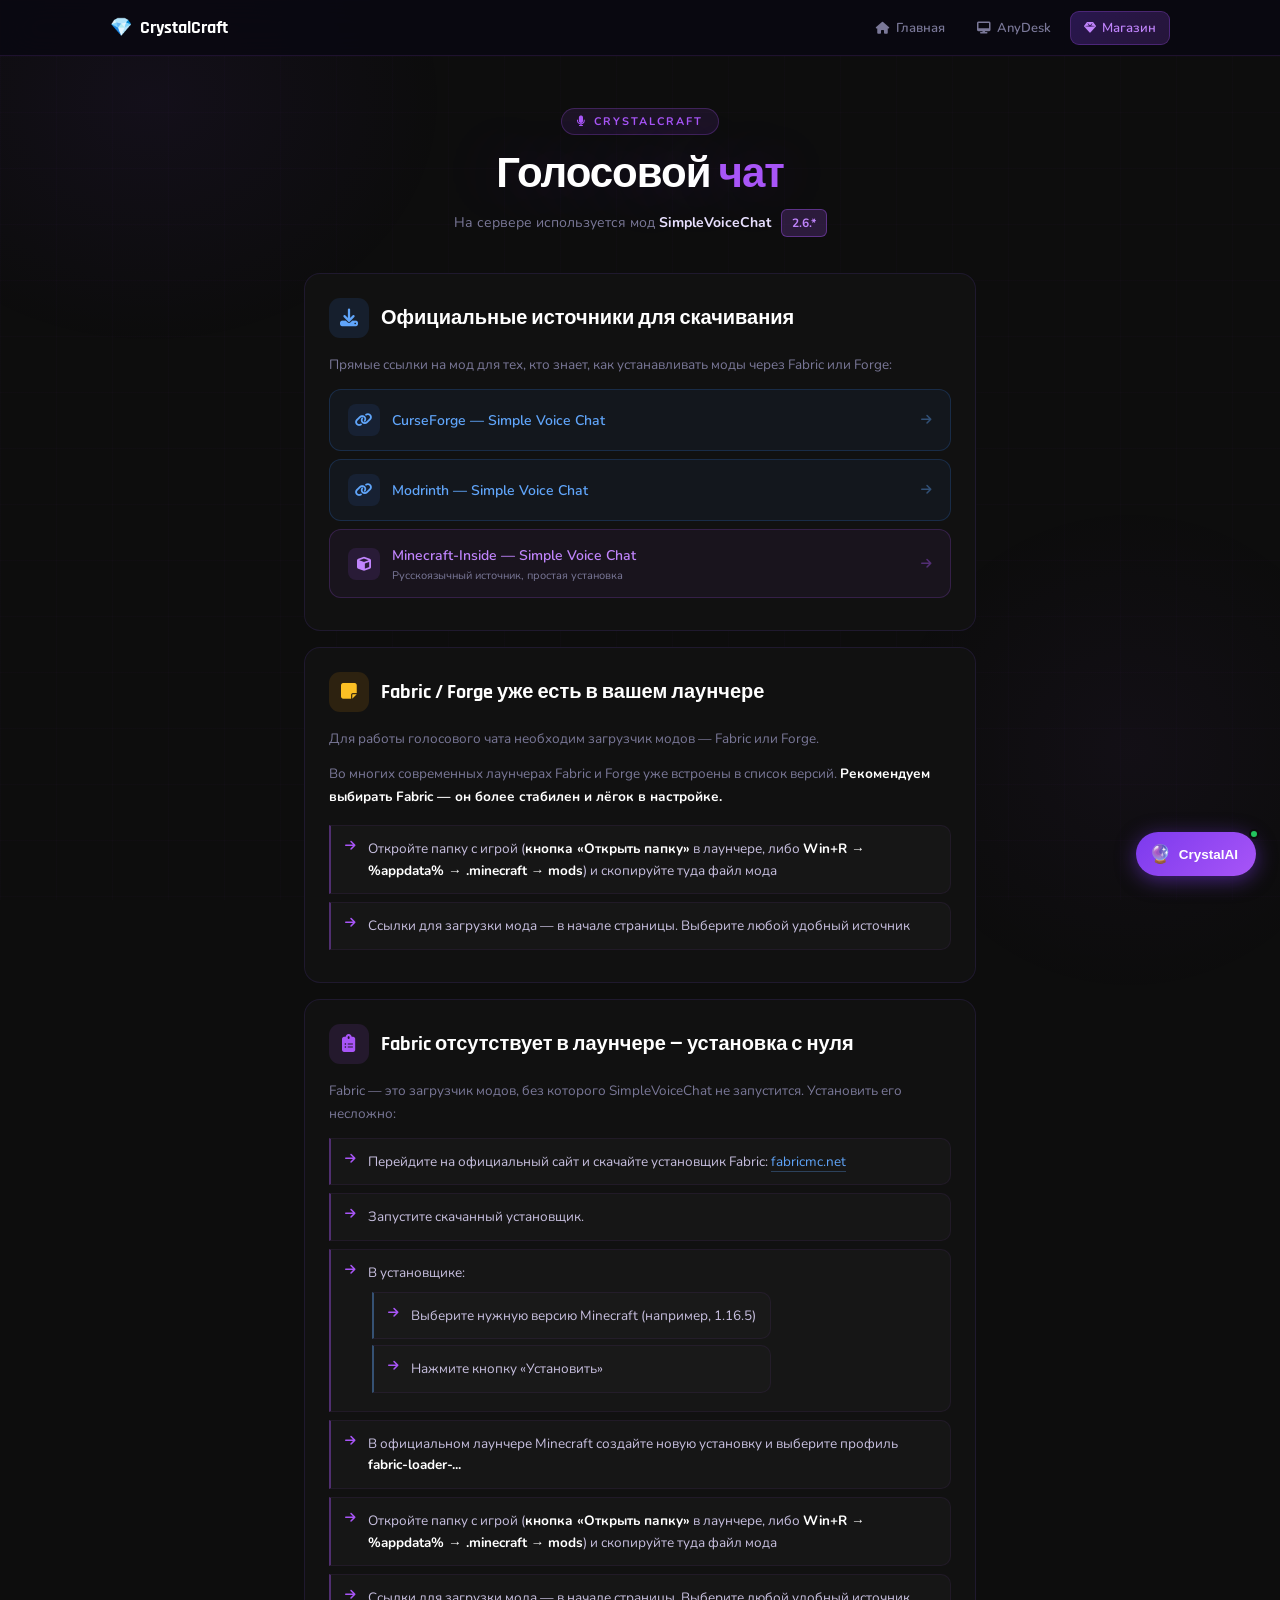
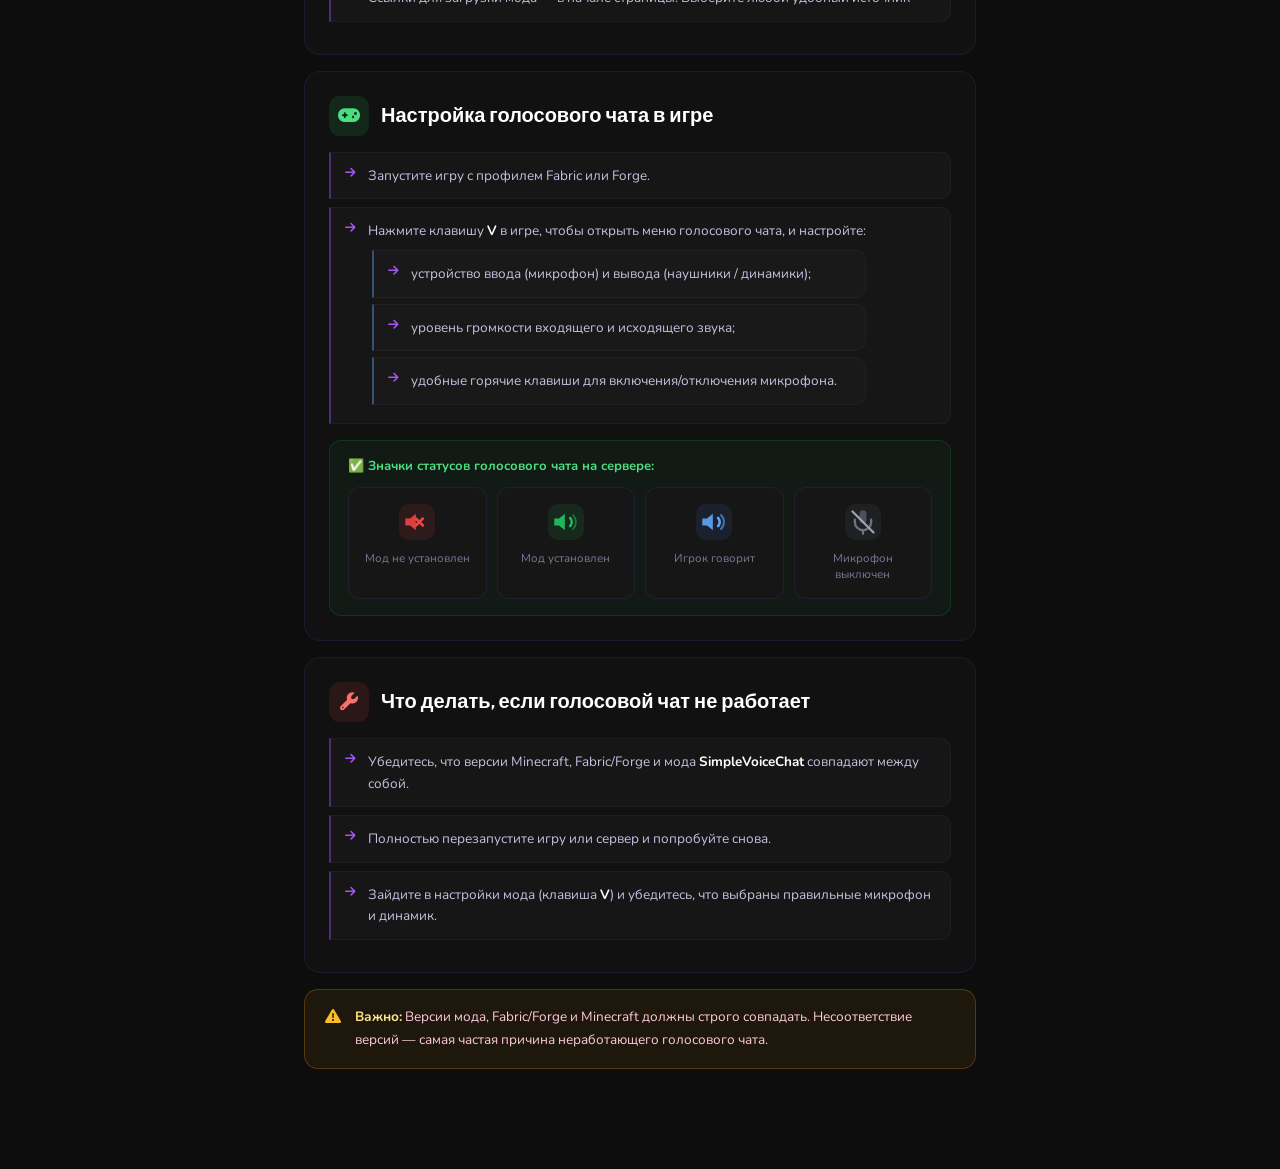
<file: voice.html>
<!DOCTYPE html>
<html lang="ru">
<head>
<meta charset="UTF-8">
<meta name="viewport" content="width=device-width, initial-scale=1.0">
<title>Голосовой чат — CrystalCraft</title>
<meta name="description" content="Инструкция по установке голосового чата SimpleVoiceChat на сервере CrystalCraft.">
<link rel="icon" href="CrystalCraft.png" type="image/png">
<link rel="apple-touch-icon" href="CrystalCraft.png">
<link rel="preconnect" href="https://fonts.googleapis.com">
<link href="https://fonts.googleapis.com/css2?family=Rajdhani:wght@500;600;700&family=Nunito:wght@400;500;600;700&display=swap" rel="stylesheet">
<link rel="stylesheet" href="https://cdnjs.cloudflare.com/ajax/libs/font-awesome/6.5.0/css/all.min.css">
<style>

*, *::before, *::after { box-sizing: border-box; margin: 0; padding: 0; }
:root{
  --bg:#0d0d0d;--surface:#111;--surface2:#161616;
  --border:rgba(130,80,255,0.12);--border2:rgba(130,80,255,0.25);
  --accent:#a855f7;--accent2:#7c3aed;
  --text:#f0e8ff;--text-muted:#7a7898;--text-dim:#3d3c55;
  --red:#ef4444;--yellow:#f59e0b;--green:#22c55e;
}
html,body{margin:0;padding:0;overflow-x:hidden;width:100%;background:var(--bg)}
html{scroll-behavior:smooth}

html { scroll-behavior: smooth; }
  
body { font-family: 'Nunito', sans-serif; background: var(--bg); color: var(--text); min-height: 100vh; overflow-x: hidden; }

.bg-grid { position:fixed;inset:0;z-index:0;pointer-events:none;background-image:linear-gradient(rgba(168,85,247,0.02) 1px,transparent 1px),linear-gradient(90deg,rgba(168,85,247,0.02) 1px,transparent 1px);background-size:56px 56px; }
.bg-orb1 { position:fixed;width:600px;height:500px;top:-150px;left:-150px;background:radial-gradient(ellipse,rgba(124,58,237,0.06),transparent 70%);pointer-events:none;z-index:0; }
.bg-orb2 { position:fixed;width:500px;height:500px;bottom:-100px;right:-100px;background:radial-gradient(ellipse,rgba(168,85,247,0.04),transparent 70%);pointer-events:none;z-index:0; }

.wrap { position:relative;z-index:1;max-width:720px;margin:0 auto;padding:52px 24px 100px; }

/* HERO */
.hero { text-align:center;margin-bottom:36px;animation:fadeDown .6s ease both; }
.hero-badge { display:inline-flex;align-items:center;gap:7px;font-size:11px;font-weight:700;letter-spacing:2px;text-transform:uppercase;background:rgba(168,85,247,0.1);border:1px solid rgba(168,85,247,0.25);color:var(--accent);padding:5px 15px;border-radius:20px;margin-bottom:18px; }
.hero-title { font-family:'Rajdhani',sans-serif;font-size:42px;font-weight:700;color:#fff;letter-spacing:-1px;line-height:1.05;margin-bottom:12px;text-shadow:0 0 60px rgba(168,85,247,0.3); }
.hero-title span { color:var(--accent); }
.hero-sub { font-size:14px;color:var(--text-muted);line-height:1.7;max-width:500px;margin:0 auto; }

/* ALERT */
.alert { display:flex;gap:14px;align-items:flex-start;background:rgba(239,68,68,0.07);border:1px solid rgba(239,68,68,0.3);border-radius:14px;padding:16px 20px;margin-bottom:28px;animation:fadeUp .5s ease .05s both; }
.alert-icon { width:38px;height:38px;border-radius:10px;background:rgba(239,68,68,0.15);color:#fca5a5;display:flex;align-items:center;justify-content:center;font-size:17px;flex-shrink:0; }
.alert-text { font-size:13.5px;color:#fca5a5;line-height:1.7; }
.alert-text b { color:#fcd;font-weight:700; }

/* SECTION LABEL */
.section-label { font-family:'Rajdhani',sans-serif;font-size:11px;font-weight:700;letter-spacing:2.5px;text-transform:uppercase;color:var(--text-dim);margin:28px 0 12px;display:flex;align-items:center;gap:10px; }
.section-label::before { content:'';display:block;width:16px;height:2px;background:var(--accent);border-radius:2px; }

/* STEPS */
.steps { display:flex;flex-direction:column;gap:8px; }
.step { display:flex;gap:14px;align-items:flex-start;background:var(--surface);border:1px solid var(--border);border-radius:14px;padding:16px 18px;transition:border-color .2s,background .2s;animation:fadeUp .5s ease both; }
.step:hover { background:var(--surface2);border-color:var(--border2); }
.step-num { width:32px;height:32px;border-radius:9px;background:linear-gradient(135deg,var(--accent2),var(--accent));color:#fff;font-family:'Rajdhani',sans-serif;font-size:15px;font-weight:700;display:flex;align-items:center;justify-content:center;flex-shrink:0;box-shadow:0 0 16px rgba(168,85,247,0.3); }
.step-body { flex:1; }
.step-text { font-size:13.5px;color:#c8c0e0;line-height:1.7; }
.step-text a { color:var(--accent);text-decoration:none;border-bottom:1px solid rgba(168,85,247,0.3);transition:border-color .2s; }
.step-text a:hover { border-color:var(--accent); }
.step-text b { color:var(--text);font-weight:700; }

/* IMAGE BLOCK */
.step-img { margin-top:12px;border-radius:10px;overflow:hidden;border:1px solid var(--border); }
.permissions-grid { display:grid;grid-template-columns:repeat(5,1fr);gap:6px;padding:14px;background:rgba(255,255,255,0.02); }
.perm-item { display:flex;flex-direction:column;align-items:center;gap:5px;padding:10px 6px;border-radius:9px;font-size:10.5px;font-weight:700;letter-spacing:.5px;text-transform:uppercase;transition:background .2s; }
.perm-item.on { background:rgba(34,197,94,0.12);color:#86efac;border:1px solid rgba(34,197,94,0.25); }
.perm-item.off { background:rgba(255,255,255,0.03);color:#4a4466;border:1px solid rgba(255,255,255,0.06); }
.perm-item i { font-size:18px; }
.perm-label { text-align:center;line-height:1.3; }

/* PROGRAMS */
.programs { display:flex;flex-direction:column;gap:8px; }
.program { display:flex;align-items:center;gap:14px;background:var(--surface);border:1px solid var(--border);border-radius:14px;padding:14px 18px;text-decoration:none;transition:border-color .2s,background .2s;animation:fadeUp .5s ease both; }
.program:hover { background:var(--surface2);border-color:var(--border2); }
.program-icon { width:36px;height:36px;border-radius:10px;background:rgba(168,85,247,0.1);color:var(--accent);display:flex;align-items:center;justify-content:center;font-size:16px;flex-shrink:0; }
.program-info { flex:1; }
.program-name { font-size:14px;font-weight:700;color:var(--text); }
.program-desc { font-size:12px;color:var(--text-muted);margin-top:2px; }
.program-arrow { color:var(--text-dim);font-size:13px;transition:color .2s,transform .2s; }
.program:hover .program-arrow { color:var(--accent);transform:translateX(3px); }

/* TEXTS LINK */
.texts-card { display:flex;align-items:center;gap:14px;background:rgba(168,85,247,0.06);border:1px solid rgba(168,85,247,0.2);border-radius:14px;padding:16px 20px;text-decoration:none;margin-top:8px;transition:background .2s,border-color .2s;animation:fadeUp .5s ease both; }
.texts-card:hover { background:rgba(168,85,247,0.1);border-color:rgba(168,85,247,0.4); }
.texts-icon { width:38px;height:38px;border-radius:11px;background:linear-gradient(135deg,var(--accent2),var(--accent));color:#fff;display:flex;align-items:center;justify-content:center;font-size:17px;flex-shrink:0;box-shadow:0 0 16px rgba(168,85,247,0.3); }
.texts-info { flex:1; }
.texts-name { font-size:14px;font-weight:700;color:var(--text); }
.texts-desc { font-size:12px;color:var(--text-muted);margin-top:2px; }

@keyframes fadeDown { from{opacity:0;transform:translateY(-14px)}to{opacity:1;transform:translateY(0)} }
@keyframes fadeUp { from{opacity:0;transform:translateY(12px)}to{opacity:1;transform:translateY(0)} }
@media(max-width:560px){ .hero-title{font-size:30px} .wrap{padding:36px 16px 80px} .permissions-grid{grid-template-columns:repeat(3,1fr)} }
/* ===== NAVIGATION (unified) ===== */

/* ========== UNIFIED: nav + chat + wip (один блок, без дублей) ========== */

/* --- NAVIGATION --- */
.cc-nav {
  position: fixed; top: 0; left: 0; right: 0; z-index: 9999;
  background: rgba(10,8,18,0.88);
  backdrop-filter: blur(18px); -webkit-backdrop-filter: blur(18px);
  border-bottom: 1px solid rgba(168,85,247,0.13);
  height: 56px;
}
.cc-nav-inner { max-width: 1100px; margin: 0 auto; padding: 0 20px; height: 100%; display: flex; align-items: center; }
.cc-nav-logo { display: flex; align-items: center; gap: 8px; text-decoration: none; margin-right: auto; font-family: 'Rajdhani', sans-serif; font-size: 18px; font-weight: 700; color: #fff; transition: opacity .2s; }
.cc-nav-logo:hover { opacity: .8; }
.cc-nav-links { display: flex; align-items: center; gap: 6px; }
.cc-nav-link { display: flex; align-items: center; gap: 6px; text-decoration: none; font-size: 13px; font-weight: 600; color: #7a7898; padding: 7px 13px; border-radius: 9px; transition: color .2s, background .2s; white-space: nowrap; }
.cc-nav-link i { font-size: 12px; }
.cc-nav-link:hover { color: #f0e8ff; background: rgba(168,85,247,0.08); }
.cc-nav-link.active { color: #c084fc; background: rgba(168,85,247,0.1); }
.cc-nav-link-shop { background: linear-gradient(135deg,rgba(124,58,237,0.28),rgba(168,85,247,0.18)); border: 1px solid rgba(168,85,247,0.28); color: #c084fc !important; }
.cc-nav-link-shop:hover { background: linear-gradient(135deg,rgba(124,58,237,0.5),rgba(168,85,247,0.38)) !important; color: #fff !important; border-color: rgba(168,85,247,0.5); }
.cc-nav-burger { display: none; flex-direction: column; gap: 5px; background: none; border: none; cursor: pointer; padding: 8px; }
.cc-nav-burger span { display: block; width: 22px; height: 2px; background: #7a7898; border-radius: 2px; transition: .3s; }
.cc-nav-burger.open span:nth-child(1) { transform: rotate(45deg) translate(5px,5px); }
.cc-nav-burger.open span:nth-child(2) { opacity: 0; }
.cc-nav-burger.open span:nth-child(3) { transform: rotate(-45deg) translate(5px,-5px); }
@media(max-width:600px) {
  .cc-nav-burger { display: flex; }
  .cc-nav-links { display: none; flex-direction: column; gap: 4px; position: absolute; top: 56px; left: 0; right: 0; background: rgba(10,8,18,0.97); border-bottom: 1px solid rgba(168,85,247,0.15); padding: 12px 16px 16px; }
  .cc-nav-links.open { display: flex; }
  .cc-nav-link { width: 100%; padding: 10px 14px; font-size: 14px; }
}
body { padding-top: 56px !important; }

/* --- CHAT WIDGET --- */
#cc-chat-wrap { position: fixed; bottom: 24px; right: 24px; z-index: 99999; font-family: 'Inter', sans-serif; }
#cc-chat-btn { display: flex; align-items: center; gap: 8px; background: linear-gradient(135deg,#7c3aed,#a855f7); border: none; border-radius: 50px; padding: 11px 18px 11px 13px; color: white; font-size: 13.5px; font-weight: 600; cursor: pointer; box-shadow: 0 4px 20px rgba(124,58,237,.5); transition: transform .2s, box-shadow .2s; position: relative; }
#cc-chat-btn:hover { transform: scale(1.05); box-shadow: 0 6px 28px rgba(124,58,237,.7); }
#cc-btn-icon { font-size: 18px; }
#cc-btn-ping { position: absolute; top: -3px; right: -3px; width: 10px; height: 10px; background: #22c55e; border-radius: 50%; border: 2px solid #0d0d0d; }
#cc-chat-box { position: absolute; bottom: 58px; right: 0; width: 320px; background: rgba(13,10,22,.98); border: 1px solid rgba(160,100,255,.2); border-radius: 18px; box-shadow: 0 20px 60px rgba(0,0,0,.7), 0 0 40px rgba(124,58,237,.12); display: none; flex-direction: column; overflow: hidden; height: 480px; animation: ccPop .22s ease; transition: width .3s ease, height .3s ease; }
#cc-chat-box.fullscreen { width: 440px; height: 640px; }
#cc-chat-box.open { display: flex; }
#cc-chat-head { display: flex; align-items: center; gap: 10px; padding: 13px 15px; border-bottom: 1px solid rgba(160,100,255,.12); background: rgba(20,14,36,.95); }
#cc-chat-av { width: 36px; height: 36px; border-radius: 11px; flex-shrink: 0; background: linear-gradient(135deg,#7c3aed,#c084fc); display: flex; align-items: center; justify-content: center; font-size: 17px; box-shadow: 0 0 14px rgba(168,85,247,.4); }
#cc-chat-name { font-size: 14px; font-weight: 700; color: #f0e8ff; }
#cc-chat-status { font-size: 11px; color: #9580b8; display: flex; align-items: center; gap: 4px; margin-top: 1px; }
.cc-dot { width: 6px; height: 6px; border-radius: 50%; background: #22c55e; box-shadow: 0 0 5px #22c55e; display: inline-block; animation: ccBlink 2s infinite; }
#cc-chat-close, #cc-fullscreen-btn { background: none; border: none; color: #444; cursor: pointer; padding: 4px 6px; border-radius: 7px; transition: color .2s, background .2s; }
#cc-chat-close { margin-left: auto; font-size: 15px; }
#cc-fullscreen-btn { font-size: 13px; margin-left: 4px; }
#cc-chat-close:hover, #cc-fullscreen-btn:hover { color: #fff; background: rgba(255,255,255,.08); }
#cc-chat-msgs { flex: 1; overflow-y: auto; padding: 13px 11px; display: flex; flex-direction: column; gap: 8px; }
#cc-chat-msgs::-webkit-scrollbar { width: 3px; }
#cc-chat-msgs::-webkit-scrollbar-thumb { background: rgba(168,85,247,.25); border-radius: 3px; }
.cc-msg-row { display: flex; gap: 7px; animation: ccMsgIn .2s ease; }
.cc-msg-row.user { flex-direction: row-reverse; }
.cc-msg-av { width: 26px; height: 26px; border-radius: 8px; flex-shrink: 0; align-self: flex-end; background: linear-gradient(135deg,#7c3aed,#c084fc); display: flex; align-items: center; justify-content: center; font-size: 12px; }
.cc-bubble { max-width: 82%; padding: 8px 12px; border-radius: 15px; font-size: 13px; line-height: 1.55; word-wrap: break-word; }
.cc-bubble.bot { background: rgba(22,16,38,1); border: 1px solid rgba(160,100,255,.15); color: #f0e8ff; border-bottom-left-radius: 4px; }
.cc-bubble.user { background: linear-gradient(135deg,#7c3aed,#a855f7); color: white; border-bottom-right-radius: 4px; }
.cc-bubble a { color: #c084fc; text-decoration: underline; }
.cc-typing { display: flex; gap: 7px; }
.cc-typing-bub { background: rgba(22,16,38,1); border: 1px solid rgba(160,100,255,.15); border-radius: 15px; border-bottom-left-radius: 4px; padding: 11px 14px; display: flex; gap: 4px; align-items: center; }
.cc-td { width: 6px; height: 6px; border-radius: 50%; background: #a855f7; }
.cc-td:nth-child(1) { animation: ccB 1.2s infinite 0s; }
.cc-td:nth-child(2) { animation: ccB 1.2s infinite .2s; }
.cc-td:nth-child(3) { animation: ccB 1.2s infinite .4s; }
#cc-chat-sugg { padding: 0 11px 7px; display: flex; gap: 5px; flex-wrap: wrap; }
.cc-sq { font-size: 11px; font-weight: 500; background: rgba(168,85,247,.08); border: 1px solid rgba(168,85,247,.22); color: #c084fc; padding: 4px 9px; border-radius: 14px; cursor: pointer; transition: background .15s; white-space: nowrap; font-family: 'Inter', sans-serif; }
.cc-sq:hover { background: rgba(168,85,247,.18); }
#cc-chat-inp { padding: 9px 11px; border-top: 1px solid rgba(160,100,255,.12); background: rgba(20,14,36,.95); display: flex; gap: 7px; align-items: flex-end; }
#cc-inp { flex: 1; background: rgba(255,255,255,.04); border: 1px solid rgba(160,100,255,.18); border-radius: 10px; color: #f0e8ff; font-family: 'Inter', sans-serif; font-size: 13px; padding: 7px 11px; resize: none; outline: none; min-height: 36px; max-height: 80px; line-height: 1.5; }
#cc-inp::placeholder { color: #9580b8; }
#cc-inp:focus { border-color: rgba(168,85,247,.45); }
#cc-send { width: 36px; height: 36px; border-radius: 10px; flex-shrink: 0; background: linear-gradient(135deg,#7c3aed,#a855f7); border: none; cursor: pointer; color: white; font-size: 14px; transition: transform .15s; }
#cc-send:hover { transform: scale(1.08); }
#cc-send:disabled { opacity: .35; cursor: not-allowed; transform: none; }

/* --- ANIMATIONS --- */
@keyframes ccBlink { 0%,100% { opacity: 1; } 50% { opacity: .3; } }
@keyframes ccPop { from { opacity: 0; transform: scale(.92) translateY(8px); } to { opacity: 1; transform: scale(1) translateY(0); } }
@keyframes ccMsgIn { from { opacity: 0; transform: translateY(5px); } to { opacity: 1; transform: translateY(0); } }
@keyframes ccB { 0%,60%,100% { transform: translateY(0); opacity: .4; } 30% { transform: translateY(-5px); opacity: 1; } }
@keyframes ccWipPop { from { opacity: 0; transform: scale(.92); } to { opacity: 1; transform: scale(1); } }

/* --- WIP MODAL --- */
#cc-wip-modal { display: none; position: fixed; inset: 0; z-index: 99998; align-items: center; justify-content: center; padding: 20px; }
#cc-wip-modal.show { display: flex; }
#cc-wip-backdrop { position: absolute; inset: 0; background: rgba(0,0,0,0.7); backdrop-filter: blur(6px); }
#cc-wip-box { position: relative; z-index: 1; background: rgba(13,10,22,0.98); border: 1px solid rgba(168,85,247,0.3); border-radius: 20px; padding: 36px 32px; max-width: 360px; width: 100%; text-align: center; animation: ccWipPop .25s ease; }
#cc-wip-box .wip-icon { font-size: 48px; margin-bottom: 16px; display: block; }
#cc-wip-box .wip-title { font-family: 'Rajdhani', sans-serif; font-size: 24px; font-weight: 700; color: #fff; margin-bottom: 8px; }
#cc-wip-box .wip-desc { font-size: 14px; color: #7a7898; line-height: 1.6; margin-bottom: 24px; }
#cc-wip-box .wip-badge { display: inline-flex; align-items: center; gap: 7px; font-size: 11px; font-weight: 700; letter-spacing: 2px; text-transform: uppercase; background: rgba(168,85,247,0.1); border: 1px solid rgba(168,85,247,0.25); color: #a855f7; padding: 5px 14px; border-radius: 20px; margin-bottom: 20px; }
#cc-wip-box .wip-close { background: linear-gradient(135deg,#7c3aed,#a855f7); border: none; color: #fff; font-size: 14px; font-weight: 700; padding: 10px 28px; border-radius: 10px; cursor: pointer; transition: opacity .2s; }
#cc-wip-box .wip-close:hover { opacity: .85; }

/* --- SCROLLBAR --- */
*::-webkit-scrollbar { width: 6px; height: 6px; }
*::-webkit-scrollbar-track { background: rgba(0,0,0,0.2); }
*::-webkit-scrollbar-thumb { background: rgba(168,85,247,0.4); border-radius: 10px; }
*::-webkit-scrollbar-thumb:hover { background: rgba(168,85,247,0.7); }
html { scrollbar-width: thin; scrollbar-color: rgba(168,85,247,0.4) rgba(0,0,0,0.2); }
/* ========== END UNIFIED ========== */

/* ===== FIX: убираем сломанные обрезки, добавляем правильные keyframes ===== */
@keyframes ccPop{from{opacity:0;transform:scale(.92) translateY(8px)}to{opacity:1;transform:scale(1) translateY(0)}}
@keyframes ccBlink{0%,100%{opacity:1}50%{opacity:.3}}
@keyframes ccMsgIn{from{opacity:0;transform:translateY(5px)}to{opacity:1;transform:translateY(0)}}
@keyframes ccB{0%,60%,100%{transform:translateY(0);opacity:.4}30%{transform:translateY(-5px);opacity:1}}
@keyframes ccWipPop{from{opacity:0;transform:scale(.92)}to{opacity:1;transform:scale(1)}}
@keyframes fadeDown{from{opacity:0;transform:translateY(-14px)}to{opacity:1;transform:translateY(0)}}
@keyframes fadeUp{from{opacity:0;transform:translateY(12px)}to{opacity:1;transform:translateY(0)}}
@keyframes ccFade{from{opacity:0;transform:translateY(8px)}to{opacity:1;transform:translateY(0)}}


/* ===== VOICE PAGE SPECIFIC ===== */
.voice-badge { display:inline-flex;align-items:center;gap:7px;font-size:11px;font-weight:700;letter-spacing:2px;text-transform:uppercase;background:rgba(168,85,247,0.1);border:1px solid rgba(168,85,247,0.25);color:var(--accent);padding:5px 15px;border-radius:20px;margin-bottom:18px }
.version-tag { display:inline-flex;align-items:center;background:rgba(168,85,247,0.2);border:1px solid rgba(168,85,247,0.4);color:#c084fc;font-size:12px;font-weight:700;padding:3px 10px;border-radius:6px;margin-left:6px;vertical-align:middle }

.v-card { background:var(--surface);border:1px solid var(--border);border-radius:16px;padding:24px;margin-bottom:16px;animation:fadeUp .5s ease both }
.v-card:hover { border-color:var(--border2) }
.v-card-head { display:flex;align-items:center;gap:12px;margin-bottom:16px }
.v-card-icon { width:40px;height:40px;border-radius:11px;display:flex;align-items:center;justify-content:center;font-size:18px;flex-shrink:0 }
.v-card-icon.purple { background:rgba(168,85,247,0.12);color:var(--accent) }
.v-card-icon.blue { background:rgba(59,130,246,0.12);color:#60a5fa }
.v-card-icon.green { background:rgba(34,197,94,0.12);color:#4ade80 }
.v-card-icon.yellow { background:rgba(245,158,11,0.12);color:#fbbf24 }
.v-card-icon.red { background:rgba(239,68,68,0.12);color:#f87171 }
.v-card-title { font-family:"Rajdhani",sans-serif;font-size:20px;font-weight:700;color:#fff }
.v-card-desc { font-size:13.5px;color:var(--text-muted);line-height:1.7;margin-bottom:12px }

.v-step { display:flex;align-items:flex-start;gap:12px;background:rgba(255,255,255,0.025);border:1px solid rgba(168,85,247,0.08);border-left:2px solid rgba(168,85,247,0.4);border-radius:0 10px 10px 0;padding:12px 14px;margin-bottom:8px }
.v-step-arrow { color:var(--accent);font-size:12px;margin-top:2px;flex-shrink:0 }
.v-step-text { font-size:13.5px;color:#c8c0e0;line-height:1.6 }
.v-step-text a { color:#60a5fa;text-decoration:none;border-bottom:1px solid rgba(96,165,250,0.3) }
.v-step-text a:hover { border-color:#60a5fa }
.v-step-text b { color:#fff }
.v-step-nested { margin-top:8px;margin-left:4px }
.v-step-nested .v-step { background:rgba(255,255,255,0.015);border-left-color:rgba(96,165,250,0.4);margin-bottom:6px }

.v-link { display:flex;align-items:center;gap:12px;background:rgba(59,130,246,0.05);border:1px solid rgba(59,130,246,0.2);border-radius:12px;padding:14px 18px;text-decoration:none;margin-bottom:8px;transition:background .2s,border-color .2s }
.v-link:hover { background:rgba(59,130,246,0.1);border-color:rgba(59,130,246,0.4) }
.v-link-icon { width:32px;height:32px;border-radius:8px;background:rgba(59,130,246,0.1);color:#60a5fa;display:flex;align-items:center;justify-content:center;font-size:14px;flex-shrink:0 }
.v-link-text { font-size:14px;font-weight:600;color:#60a5fa }

.v-alert { display:flex;gap:14px;align-items:flex-start;background:rgba(245,158,11,0.07);border:1px solid rgba(245,158,11,0.25);border-radius:14px;padding:16px 20px;margin-top:16px }
.v-alert-icon { color:#fbbf24;font-size:16px;flex-shrink:0;margin-top:2px }
.v-alert-text { font-size:13.5px;color:#fcd;line-height:1.7 }
.v-alert-text b { color:#fde68a }

.v-status-grid { display:grid;grid-template-columns:repeat(4,1fr);gap:10px;margin-top:12px }
.v-status-item { background:var(--surface2);border:1px solid var(--border);border-radius:12px;padding:16px 12px;text-align:center }
.v-status-dot { width:36px;height:36px;border-radius:10px;margin:0 auto 10px;display:flex;align-items:center;justify-content:center;font-size:16px }
.v-status-dot.red { background:rgba(239,68,68,0.15) }
.v-status-dot.green { background:rgba(34,197,94,0.15) }
.v-status-dot.blue { background:rgba(59,130,246,0.15) }
.v-status-dot.gray { background:rgba(255,255,255,0.05) }
.v-status-label { font-size:11.5px;color:var(--text-muted);line-height:1.4 }

.section-label { font-family:"Rajdhani",sans-serif;font-size:11px;font-weight:700;letter-spacing:2.5px;text-transform:uppercase;color:var(--text-dim);margin:28px 0 12px;display:flex;align-items:center;gap:10px }
.section-label::before { content:"";display:block;width:16px;height:2px;background:var(--accent);border-radius:2px }

@keyframes fadeDown { from{opacity:0;transform:translateY(-14px)}to{opacity:1;transform:translateY(0)} }
@keyframes fadeUp { from{opacity:0;transform:translateY(12px)}to{opacity:1;transform:translateY(0)} }
@media(max-width:560px){ .v-status-grid{grid-template-columns:repeat(2,1fr)} .wrap{padding:36px 16px 80px} }
</style>
</head>
<body>

<nav class="cc-nav">
  <div class="cc-nav-inner">
    <a href="/" class="cc-nav-logo"><span>💎</span><span>CrystalCraft</span></a>
    <button class="cc-nav-burger" onclick="ccNavToggle()" aria-label="Меню"><span></span><span></span><span></span></button>
    <div class="cc-nav-links" id="ccNavLinks">
      <a href="/" class="cc-nav-link"><i class="fas fa-home"></i> Главная</a>
      <a href="anydesk" class="cc-nav-link"><i class="fas fa-desktop"></i> AnyDesk</a>
      <a href="https://crystalcraft.pro" target="_blank" class="cc-nav-link cc-nav-link-shop"><i class="fas fa-gem"></i> Магазин</a>
    </div>
  </div>
</nav>

<div class="bg-grid"></div>
<div class="bg-orb1"></div>
<div class="bg-orb2"></div>

<div class="wrap" style="max-width:720px">

  <div class="hero" style="text-align:center;margin-bottom:36px;animation:fadeDown .6s ease both">
    <div class="voice-badge"><i class="fas fa-microphone"></i> CrystalCraft</div>
    <h1 class="hero-title" style="font-family:Rajdhani,sans-serif;font-size:42px;font-weight:700;color:#fff;letter-spacing:-1px;line-height:1.05;margin-bottom:12px;text-shadow:0 0 60px rgba(168,85,247,0.3)">
      Голосовой <span style="color:var(--accent)">чат</span>
    </h1>
    <p style="font-size:14px;color:var(--text-muted);line-height:1.7">
      На сервере используется мод <b style="color:#e8e0ff">SimpleVoiceChat</b> <span class="version-tag">2.6.*</span>
    </p>
  </div>

  <!-- Официальные ссылки -->
  <div class="v-card" style="animation-delay:.05s">
    <div class="v-card-head">
      <div class="v-card-icon blue"><i class="fas fa-download"></i></div>
      <div class="v-card-title">Официальные источники для скачивания</div>
    </div>
    <p class="v-card-desc">Прямые ссылки на мод для тех, кто знает, как устанавливать моды через Fabric или Forge:</p>
    <a href="https://www.curseforge.com/minecraft/mc-mods/simple-voice-chat" target="_blank" class="v-link">
      <div class="v-link-icon"><i class="fas fa-link"></i></div>
      <span class="v-link-text">CurseForge — Simple Voice Chat</span>
      <i class="fas fa-arrow-right" style="color:rgba(96,165,250,0.4);margin-left:auto;font-size:12px"></i>
    </a>
    <a href="https://modrinth.com/plugin/simple-voice-chat" target="_blank" class="v-link">
      <div class="v-link-icon"><i class="fas fa-link"></i></div>
      <span class="v-link-text">Modrinth — Simple Voice Chat</span>
      <i class="fas fa-arrow-right" style="color:rgba(96,165,250,0.4);margin-left:auto;font-size:12px"></i>
    </a>
    <a href="https://minecraft-inside.ru/mods/185344-simple-voice-chat.html" target="_blank" class="v-link" style="background:rgba(168,85,247,0.05);border-color:rgba(168,85,247,0.2)">
      <div class="v-link-icon" style="background:rgba(168,85,247,0.12);color:#c084fc"><i class="fas fa-cube"></i></div>
      <div style="flex:1">
        <span class="v-link-text" style="color:#c084fc">Minecraft-Inside — Simple Voice Chat</span>
        <div style="font-size:11px;color:#7a7898;margin-top:2px">Русскоязычный источник, простая установка</div>
      </div>
      <i class="fas fa-arrow-right" style="color:rgba(168,85,247,0.4);margin-left:auto;font-size:12px"></i>
    </a>
  </div>

  <!-- Есть Fabric/Forge -->
  <div class="v-card" style="animation-delay:.08s">
    <div class="v-card-head">
      <div class="v-card-icon yellow"><i class="fas fa-sticky-note"></i></div>
      <div class="v-card-title">Fabric / Forge уже есть в вашем лаунчере</div>
    </div>
    <p class="v-card-desc">Для работы голосового чата необходим загрузчик модов — Fabric или Forge.</p>
    <p class="v-card-desc" style="margin-bottom:16px">Во многих современных лаунчерах Fabric и Forge уже встроены в список версий. <b style="color:#fff">Рекомендуем выбирать Fabric — он более стабилен и лёгок в настройке.</b></p>
    <div class="v-step">
      <i class="fas fa-arrow-right v-step-arrow"></i>
      <div class="v-step-text">Откройте папку с игрой (<b>кнопка «Открыть папку»</b> в лаунчере, либо <b>Win+R → %appdata% → .minecraft → mods</b>) и скопируйте туда файл мода</div>
    </div>
    <div class="v-step">
      <i class="fas fa-arrow-right v-step-arrow"></i>
      <div class="v-step-text">Ссылки для загрузки мода — в начале страницы. Выберите любой удобный источник</div>
    </div>
  </div>

  <!-- Нет Fabric -->
  <div class="v-card" style="animation-delay:.11s">
    <div class="v-card-head">
      <div class="v-card-icon purple"><i class="fas fa-clipboard-list"></i></div>
      <div class="v-card-title">Fabric отсутствует в лаунчере — установка с нуля</div>
    </div>
    <p class="v-card-desc">Fabric — это загрузчик модов, без которого SimpleVoiceChat не запустится. Установить его несложно:</p>
    <div class="v-step">
      <i class="fas fa-arrow-right v-step-arrow"></i>
      <div class="v-step-text">Перейдите на официальный сайт и скачайте установщик Fabric: <a href="https://fabricmc.net" target="_blank">fabricmc.net</a></div>
    </div>
    <div class="v-step">
      <i class="fas fa-arrow-right v-step-arrow"></i>
      <div class="v-step-text">Запустите скачанный установщик.</div>
    </div>
    <div class="v-step">
      <i class="fas fa-arrow-right v-step-arrow"></i>
      <div class="v-step-text">
        В установщике:
        <div class="v-step-nested">
          <div class="v-step">
            <i class="fas fa-arrow-right v-step-arrow"></i>
            <div class="v-step-text">Выберите нужную версию Minecraft (например, 1.16.5)</div>
          </div>
          <div class="v-step">
            <i class="fas fa-arrow-right v-step-arrow"></i>
            <div class="v-step-text">Нажмите кнопку «Установить»</div>
          </div>
        </div>
      </div>
    </div>
    <div class="v-step">
      <i class="fas fa-arrow-right v-step-arrow"></i>
      <div class="v-step-text">В официальном лаунчере Minecraft создайте новую установку и выберите профиль <b>fabric-loader-...</b></div>
    </div>
    <div class="v-step">
      <i class="fas fa-arrow-right v-step-arrow"></i>
      <div class="v-step-text">Откройте папку с игрой (<b>кнопка «Открыть папку»</b> в лаунчере, либо <b>Win+R → %appdata% → .minecraft → mods</b>) и скопируйте туда файл мода</div>
    </div>
    <div class="v-step">
      <i class="fas fa-arrow-right v-step-arrow"></i>
      <div class="v-step-text">Ссылки для загрузки мода — в начале страницы. Выберите любой удобный источник</div>
    </div>
  </div>

  <!-- Настройка голосового чата в игре -->
  <div class="v-card" style="animation-delay:.14s">
    <div class="v-card-head">
      <div class="v-card-icon green"><i class="fas fa-gamepad"></i></div>
      <div class="v-card-title">Настройка голосового чата в игре</div>
    </div>
    <div class="v-step">
      <i class="fas fa-arrow-right v-step-arrow"></i>
      <div class="v-step-text">Запустите игру с профилем Fabric или Forge.</div>
    </div>
    <div class="v-step">
      <i class="fas fa-arrow-right v-step-arrow"></i>
      <div class="v-step-text">
        Нажмите клавишу <b>V</b> в игре, чтобы открыть меню голосового чата, и настройте:
        <div class="v-step-nested">
          <div class="v-step">
            <i class="fas fa-arrow-right v-step-arrow"></i>
            <div class="v-step-text">устройство ввода (микрофон) и вывода (наушники / динамики);</div>
          </div>
          <div class="v-step">
            <i class="fas fa-arrow-right v-step-arrow"></i>
            <div class="v-step-text">уровень громкости входящего и исходящего звука;</div>
          </div>
          <div class="v-step">
            <i class="fas fa-arrow-right v-step-arrow"></i>
            <div class="v-step-text">удобные горячие клавиши для включения/отключения микрофона.</div>
          </div>
        </div>
      </div>
    </div>

    <div style="margin-top:16px;background:rgba(34,197,94,0.05);border:1px solid rgba(34,197,94,0.15);border-radius:12px;padding:16px 18px">
      <p style="font-size:13px;color:#4ade80;font-weight:700;margin-bottom:12px">✅ Значки статусов голосового чата на сервере:</p>
      <div class="v-status-grid">
        <div class="v-status-item">
          <div class="v-status-dot red" style="background:rgba(239,68,68,0.1);width:36px;height:36px;border-radius:10px"><img src="[data-uri]" style="width:28px;height:28px;object-fit:contain" alt="не установлен"></div>
          <div class="v-status-label">Мод не установлен</div>
        </div>
        <div class="v-status-item">
          <div class="v-status-dot green" style="background:rgba(34,197,94,0.1);width:36px;height:36px;border-radius:10px"><img src="[data-uri]" style="width:28px;height:28px;object-fit:contain" alt="установлен"></div>
          <div class="v-status-label">Мод установлен</div>
        </div>
        <div class="v-status-item">
          <div class="v-status-dot blue" style="background:rgba(59,130,246,0.1);width:36px;height:36px;border-radius:10px"><img src="[data-uri]" style="width:28px;height:28px;object-fit:contain" alt="говорит"></div>
          <div class="v-status-label">Игрок говорит</div>
        </div>
        <div class="v-status-item">
          <div class="v-status-dot gray" style="background:rgba(107,114,128,0.1);width:36px;height:36px;border-radius:10px"><img src="[data-uri]" style="width:28px;height:28px;object-fit:contain" alt="выключен"></div>
          <div class="v-status-label">Микрофон выключен</div>
        </div>
      </div>
    </div>
  </div>

  <!-- Что делать, если голосовой чат не работает -->
  <div class="v-card" style="animation-delay:.17s">
    <div class="v-card-head">
      <div class="v-card-icon red"><i class="fas fa-wrench"></i></div>
      <div class="v-card-title">Что делать, если голосовой чат не работает</div>
    </div>
    <div class="v-step">
      <i class="fas fa-arrow-right v-step-arrow"></i>
      <div class="v-step-text">Убедитесь, что версии Minecraft, Fabric/Forge и мода <b>SimpleVoiceChat</b> совпадают между собой.</div>
    </div>
    <div class="v-step">
      <i class="fas fa-arrow-right v-step-arrow"></i>
      <div class="v-step-text">Полностью перезапустите игру или сервер и попробуйте снова.</div>
    </div>
    <div class="v-step">
      <i class="fas fa-arrow-right v-step-arrow"></i>
      <div class="v-step-text">Зайдите в настройки мода (клавиша <b>V</b>) и убедитесь, что выбраны правильные микрофон и динамик.</div>
    </div>
  </div>

  <div class="v-alert">
    <i class="fas fa-exclamation-triangle v-alert-icon"></i>
    <div class="v-alert-text"><b>Важно:</b> Версии мода, Fabric/Forge и Minecraft должны строго совпадать. Несоответствие версий — самая частая причина неработающего голосового чата.</div>
  </div>

</div>

<div id="cc-chat-wrap">
  <button id="cc-chat-btn" onclick="ccToggleChat()"><span id="cc-btn-icon">🔮</span><span id="cc-btn-label">CrystalAI</span><span id="cc-btn-ping"></span></button>
  <div id="cc-chat-box">
    <div id="cc-chat-head">
      <div id="cc-chat-av">🔮</div>
      <div><div id="cc-chat-name">CrystalAI</div><div id="cc-chat-status"><span class="cc-dot"></span>Онлайн · Помощник форума</div></div>
      <div style="display:flex;align-items:center;gap:2px;margin-left:auto">
        <button id="cc-fullscreen-btn" onclick="ccToggleFullscreen()" title="Развернуть чат"><i class="fas fa-expand" id="cc-fs-icon"></i></button>
        <button id="cc-chat-close" onclick="ccToggleChat()"><i class="fas fa-times"></i></button>
      </div>
    </div>
    <div id="cc-chat-msgs"></div>
    <div id="cc-chat-sugg">
      <button class="cc-sq" onclick="ccSend('Правила сервера')">📋 Правила</button>
      <button class="cc-sq" onclick="ccSend('Как подать жалобу?')">⚖️ Жалоба</button>
      <button class="cc-sq" onclick="ccSend('Хочу стать хелпером')">👥 Хелпер</button>
      <button class="cc-sq" onclick="ccSend('Что запрещено?')">🚫 Запреты</button>
    </div>
    <div id="cc-chat-inp"><textarea id="cc-inp" placeholder="Напиши вопрос..." rows="1"></textarea><button id="cc-send" onclick="ccSend()">➤</button></div>
  </div>
</div>
<div id="cc-wip-modal" onclick="if(event.target===this||event.target.id==='cc-wip-backdrop')ccCloseWip()">
  <div id="cc-wip-backdrop"></div>
  <div id="cc-wip-box">
    <span class="wip-icon">🔨</span>
    <div class="wip-badge">⚙️ В разработке</div>
    <div class="wip-title">Раздел скоро откроется</div>
    <div class="wip-desc">Этот раздел форума находится в разработке. Мы работаем над ним и скоро он будет доступен!</div>
    <button class="wip-close" onclick="ccCloseWip()">Понятно</button>
  </div>
</div>
<script>

var CC_PROXY="https://script.google.com/macros/s/AKfycbyGiEaj_fr38WvRs15S66fKkChpqM81Z8VZfYPXygHILHvIo036rhnKcf1vs1aamLo3/exec";
function ccNavToggle(){var l=document.getElementById('ccNavLinks'),b=document.querySelector('.cc-nav-burger');l.classList.toggle('open');b.classList.toggle('open');}
(function(){var p=location.pathname.split('/').pop()||'index.html';document.querySelectorAll('.cc-nav-link:not(.cc-nav-link-shop)').forEach(function(a){var h=a.getAttribute('href');if(h===p||(h==='/'&&(p===''||p==='index.html')))a.classList.add('active');});})();
function ccShowWip(){document.getElementById('cc-wip-modal').classList.add('show');document.body.style.overflow='hidden';}
function ccCloseWip(){document.getElementById('cc-wip-modal').classList.remove('show');document.body.style.overflow='';}
document.addEventListener('keydown',function(e){if(e.key==='Escape')ccCloseWip();});
var ccHistory=[],ccLoading=false,ccSuggShown=true,ccOpened=false,ccIsFullscreen=false;
function ccToggleChat(){var box=document.getElementById('cc-chat-box'),msgs=document.getElementById('cc-chat-msgs');ccOpened=!ccOpened;box.classList.toggle('open',ccOpened);if(ccOpened&&msgs.children.length===0){ccAddMsg('bot','Привет! Я <strong>CrystalAI</strong> — помощник форума CrystalCraft. 🔮<br>Спрашивай про правила, наказания или куда обратиться!');}if(ccOpened)setTimeout(function(){document.getElementById('cc-inp').focus();},200);}
function ccFmt(t){return t.replace(/\*\*(.*?)\*\*/g,'<strong>$1</strong>').replace(/\[([^\]]+)\]\((https?:\/\/[^\)]+)\)/g,'<a href="$2">$1</a>').replace(/(?<![">])(https?:\/\/\S+)/g,'<a href="$1">$1</a>').replace(/\n/g,'<br>');}
function ccAddMsg(role,html){var msgs=document.getElementById('cc-chat-msgs'),row=document.createElement('div');row.className='cc-msg-row '+role;row.innerHTML=role==='bot'?'<div class="cc-msg-av">🔮</div><div class="cc-bubble bot">'+html+'</div>':'<div class="cc-bubble user">'+html+'</div>';msgs.appendChild(row);msgs.scrollTop=msgs.scrollHeight;}
function ccShowTyping(){var msgs=document.getElementById('cc-chat-msgs'),r=document.createElement('div');r.className='cc-typing';r.id='cc-typing';r.innerHTML='<div class="cc-msg-av">🔮</div><div class="cc-typing-bub"><div class="cc-td"></div><div class="cc-td"></div><div class="cc-td"></div></div>';msgs.appendChild(r);msgs.scrollTop=msgs.scrollHeight;}
function ccHideTyping(){var t=document.getElementById('cc-typing');if(t)t.remove();}
function ccPlaySound(){try{var ctx=new(window.AudioContext||window.webkitAudioContext)(),o=ctx.createOscillator(),g=ctx.createGain();o.connect(g);g.connect(ctx.destination);o.type='sine';o.frequency.setValueAtTime(830,ctx.currentTime);o.frequency.setValueAtTime(1050,ctx.currentTime+0.07);g.gain.setValueAtTime(0,ctx.currentTime);g.gain.linearRampToValueAtTime(0.18,ctx.currentTime+0.02);g.gain.exponentialRampToValueAtTime(0.001,ctx.currentTime+0.28);o.start(ctx.currentTime);o.stop(ctx.currentTime+0.28);}catch(e){}}
function ccPlaySendSound(){try{var ctx=new(window.AudioContext||window.webkitAudioContext)(),o=ctx.createOscillator(),g=ctx.createGain();o.connect(g);g.connect(ctx.destination);o.type='sine';o.frequency.setValueAtTime(500,ctx.currentTime);o.frequency.exponentialRampToValueAtTime(700,ctx.currentTime+0.08);g.gain.setValueAtTime(0,ctx.currentTime);g.gain.linearRampToValueAtTime(0.1,ctx.currentTime+0.01);g.gain.exponentialRampToValueAtTime(0.001,ctx.currentTime+0.15);o.start(ctx.currentTime);o.stop(ctx.currentTime+0.15);}catch(e){}}
function ccToggleFullscreen(){ccIsFullscreen=!ccIsFullscreen;var box=document.getElementById('cc-chat-box'),icon=document.getElementById('cc-fs-icon');box.classList.toggle('fullscreen',ccIsFullscreen);icon.className=ccIsFullscreen?'fas fa-compress':'fas fa-expand';}
async function ccSend(preset){var inp=document.getElementById('cc-inp'),btn=document.getElementById('cc-send'),text=preset||inp.value.trim();if(!text||ccLoading)return;ccLoading=true;btn.disabled=true;inp.value='';inp.style.height='auto';if(ccSuggShown){document.getElementById('cc-chat-sugg').style.display='none';ccSuggShown=false;}ccPlaySendSound();ccAddMsg('user',text.replace(/\n/g,'<br>'));ccHistory.push({role:'user',content:text});ccShowTyping();try{var h=ccHistory.slice(0,-1).slice(-6),res=await fetch(CC_PROXY+'?msg='+encodeURIComponent(text)+'&history='+encodeURIComponent(JSON.stringify(h)),{method:'GET'}),data=await res.json(),reply=data.reply||'Не удалось получить ответ.';ccHistory.push({role:'assistant',content:reply});if(ccHistory.length>20)ccHistory=ccHistory.slice(-18);ccHideTyping();ccAddMsg('bot',ccFmt(reply));ccPlaySound();}catch(err){ccHideTyping();ccAddMsg('bot','⚠️ Ошибка подключения. Попробуй ещё раз.');ccHistory.pop();}ccLoading=false;btn.disabled=false;document.getElementById('cc-inp').focus();}
function ccCopyIP(){navigator.clipboard.writeText('mc.crystalcraft.pro');var btn=document.getElementById('cc-copy-btn');if(!btn)return;btn.textContent='скопировано!';btn.classList.add('copied');setTimeout(function(){btn.textContent='копировать';btn.classList.remove('copied');},2000);}
if(document.getElementById('cc-dot')){(async function(){try{var res=await fetch('https://api.mcsrvstat.us/3/mc.crystalcraft.pro'),data=await res.json(),dot=document.getElementById('cc-dot'),st=document.getElementById('cc-status-text'),s1=document.getElementById('cc-s1'),s2=document.getElementById('cc-s2'),on=document.getElementById('cc-online'),mx=document.getElementById('cc-max');if(data.online){dot.className='cc-status-dot green';st.innerHTML='<span style="color:#22c55e;font-weight:600">Онлайн</span>';if(s1)s1.classList.add('online');if(s2)s2.classList.add('online');if(on)on.textContent=data.players?data.players.online:'0';if(mx)mx.textContent=data.players?data.players.max:'0';}else{dot.className='cc-status-dot red';st.innerHTML='<span style="color:#ef4444;font-weight:600">Оффлайн</span>';if(on)on.textContent='0';if(mx)mx.textContent='—';}}catch(e){var st=document.getElementById('cc-status-text');if(st)st.textContent='Недоступно';}})();}
document.addEventListener('DOMContentLoaded',function(){var inp=document.getElementById('cc-inp');if(!inp)return;inp.addEventListener('keydown',function(e){if(e.key==='Enter'&&!e.shiftKey){e.preventDefault();ccSend();}});inp.addEventListener('input',function(){inp.style.height='auto';inp.style.height=Math.min(inp.scrollHeight,80)+'px';});});

</script>
</body>
</html>
</file>
